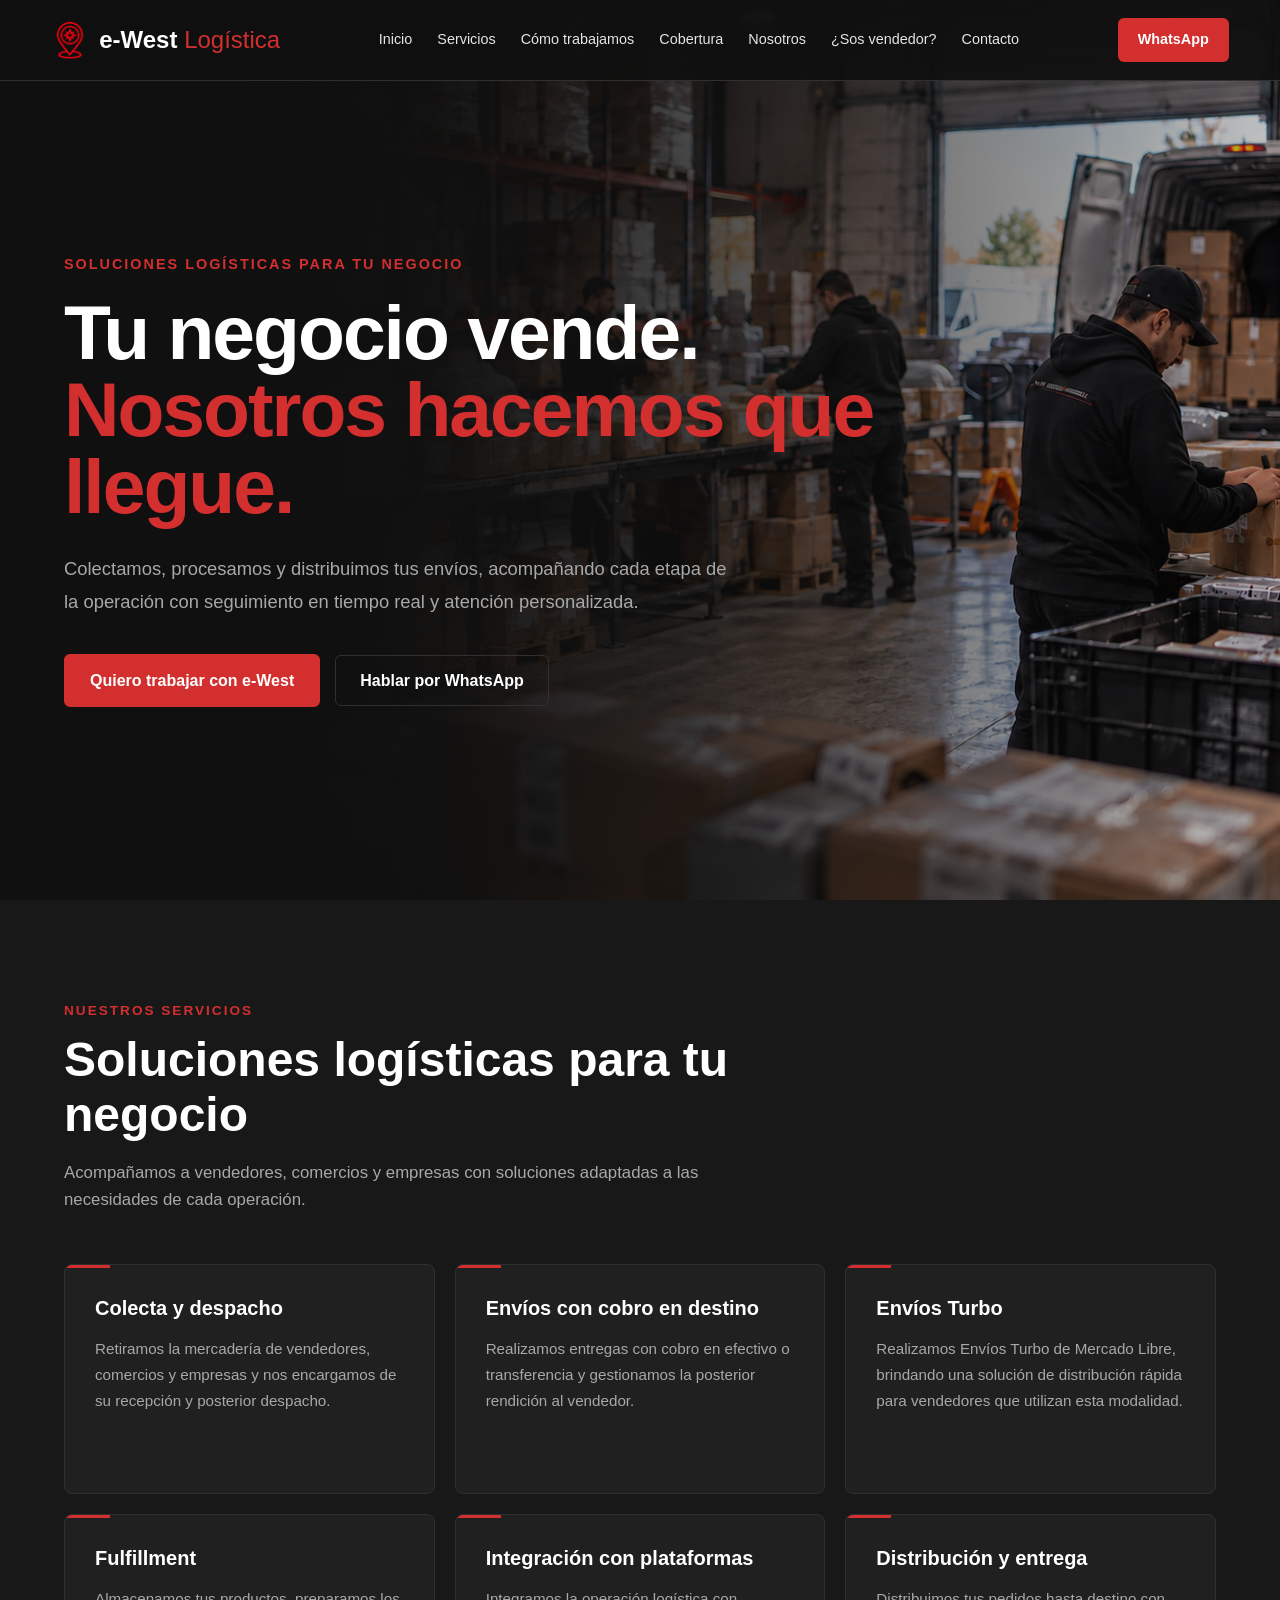
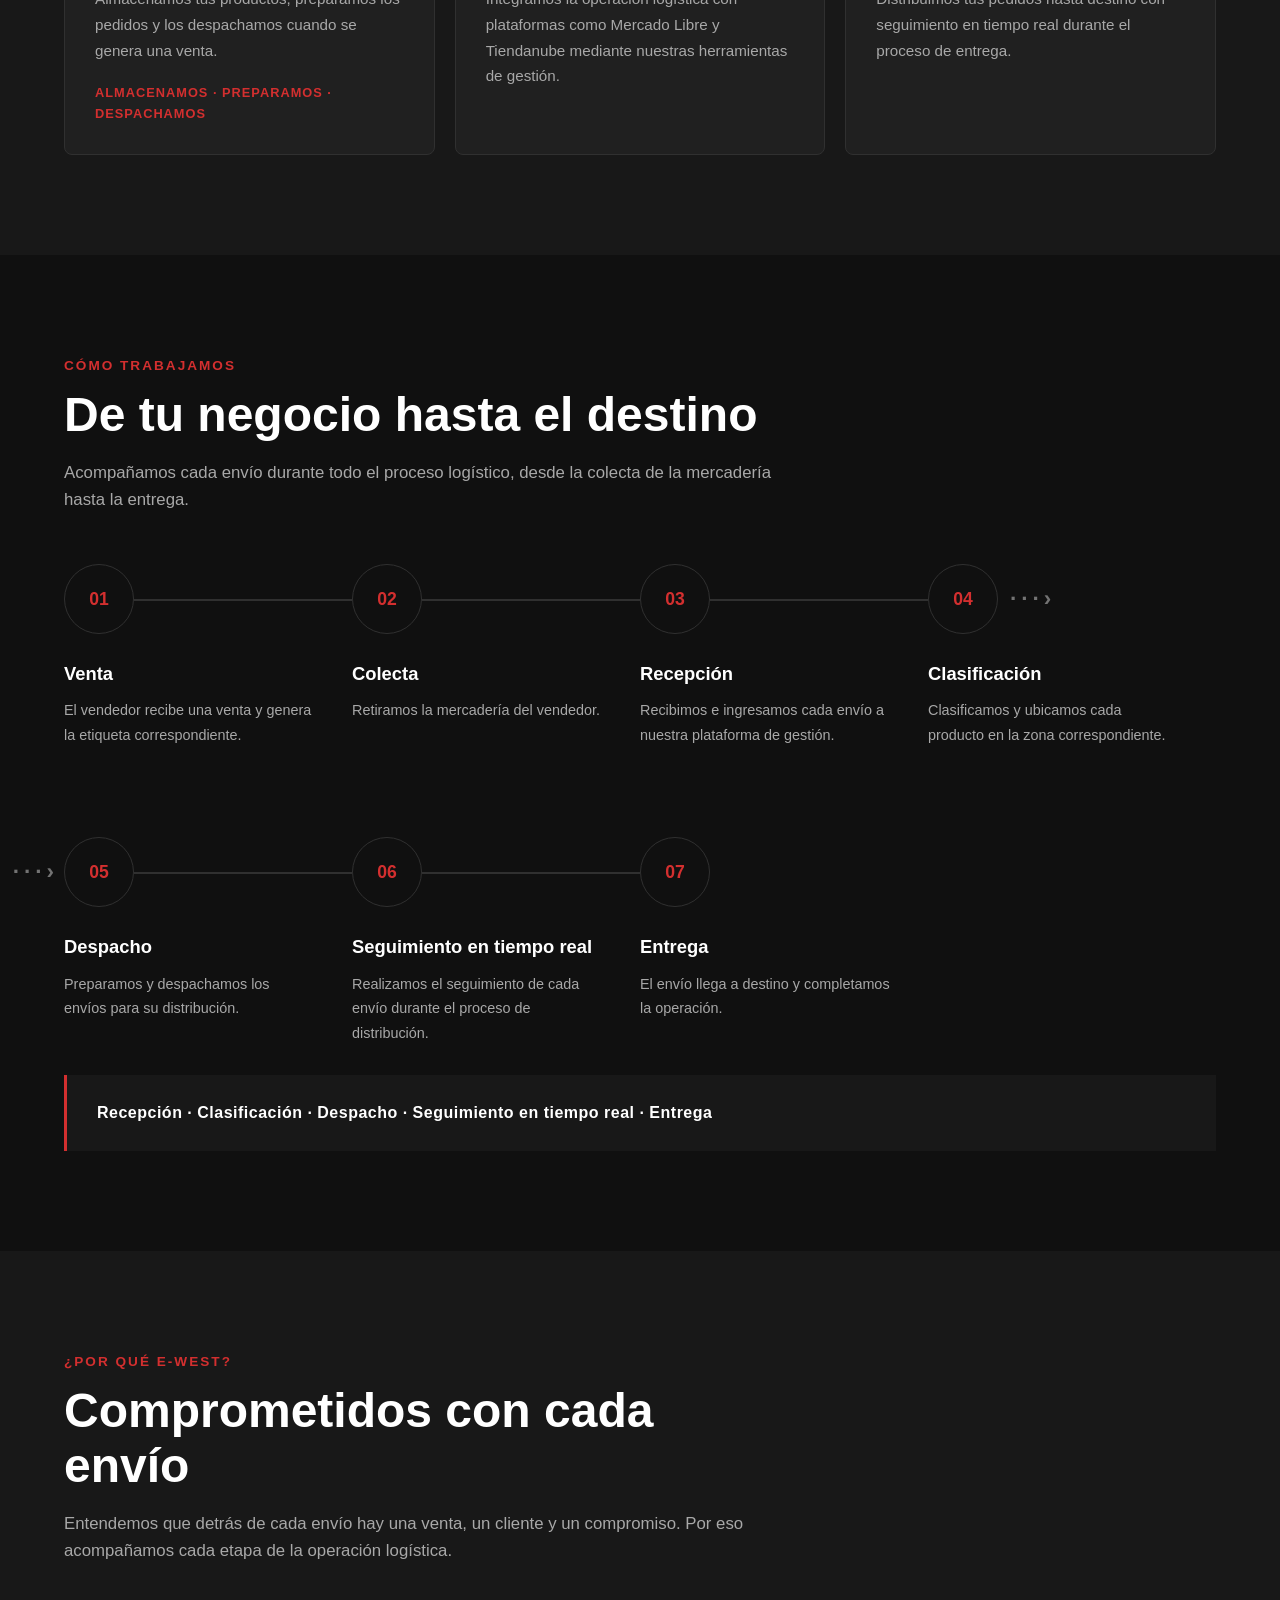
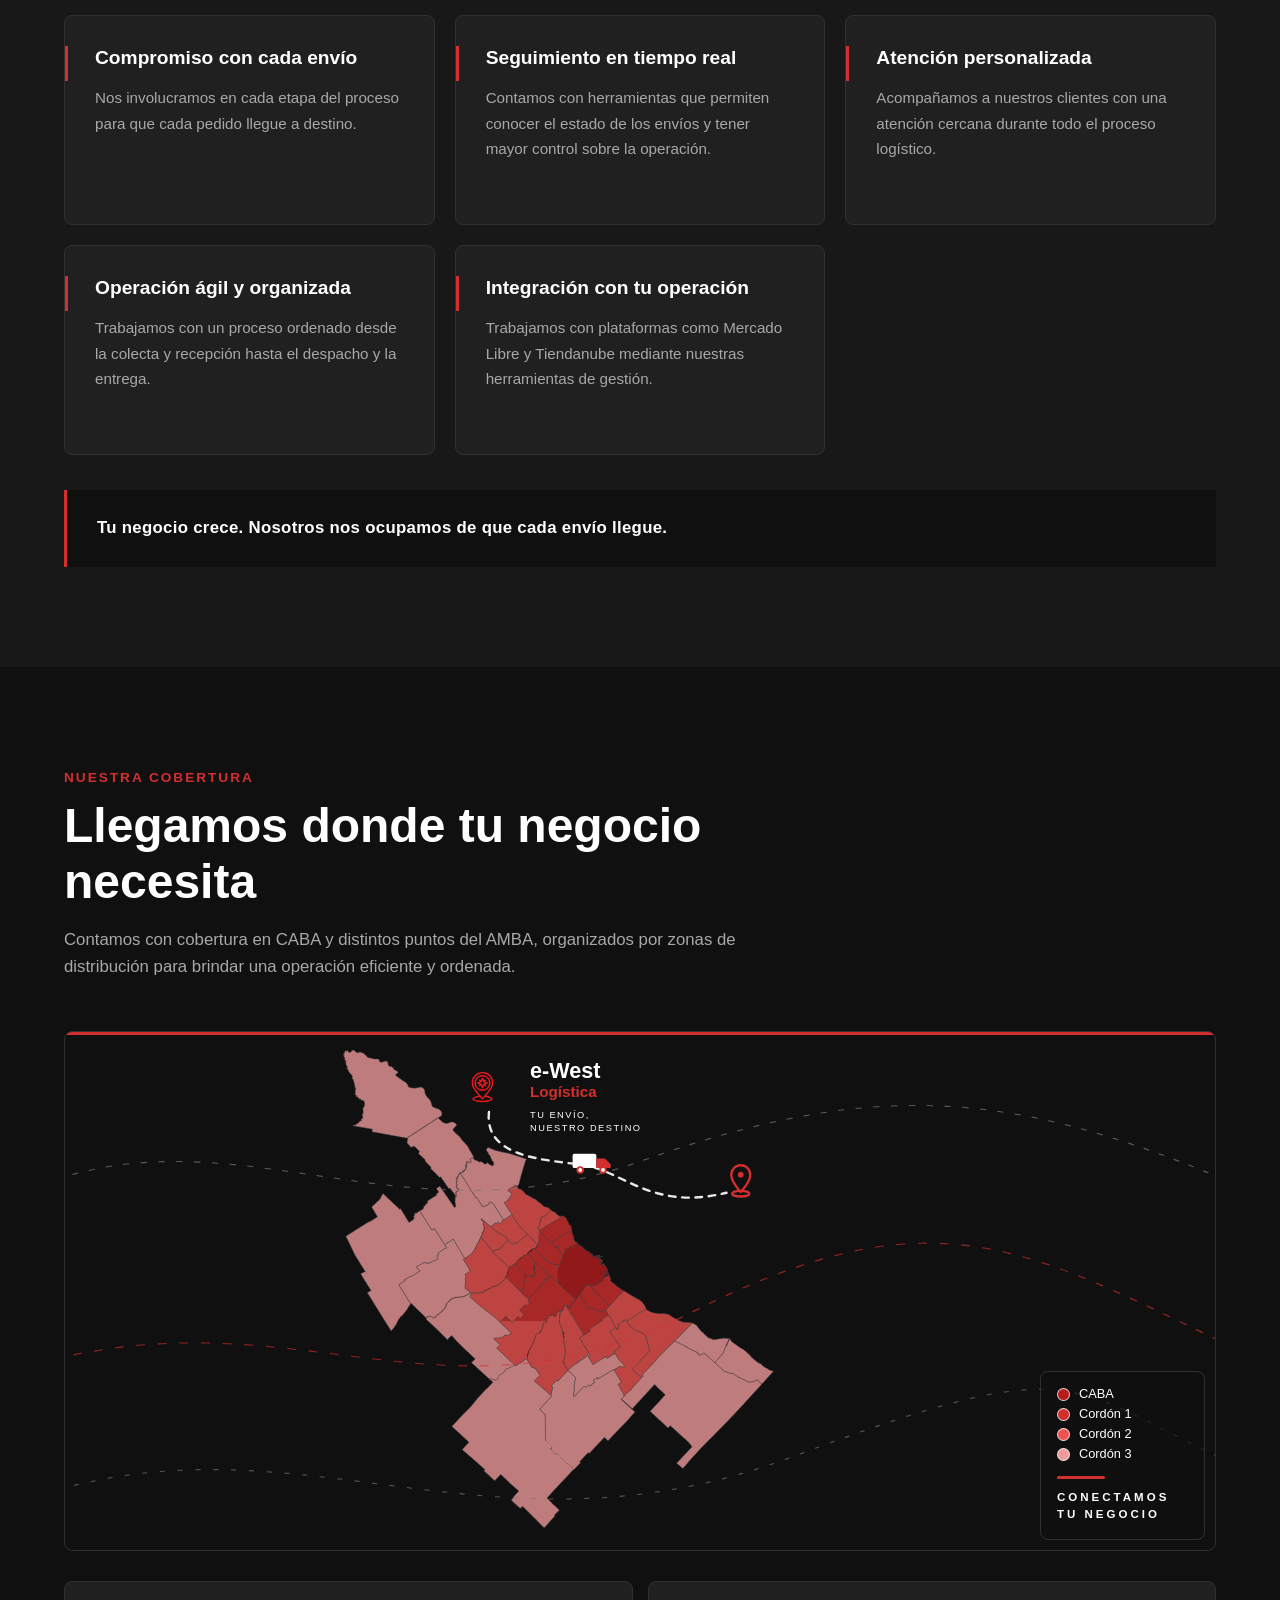
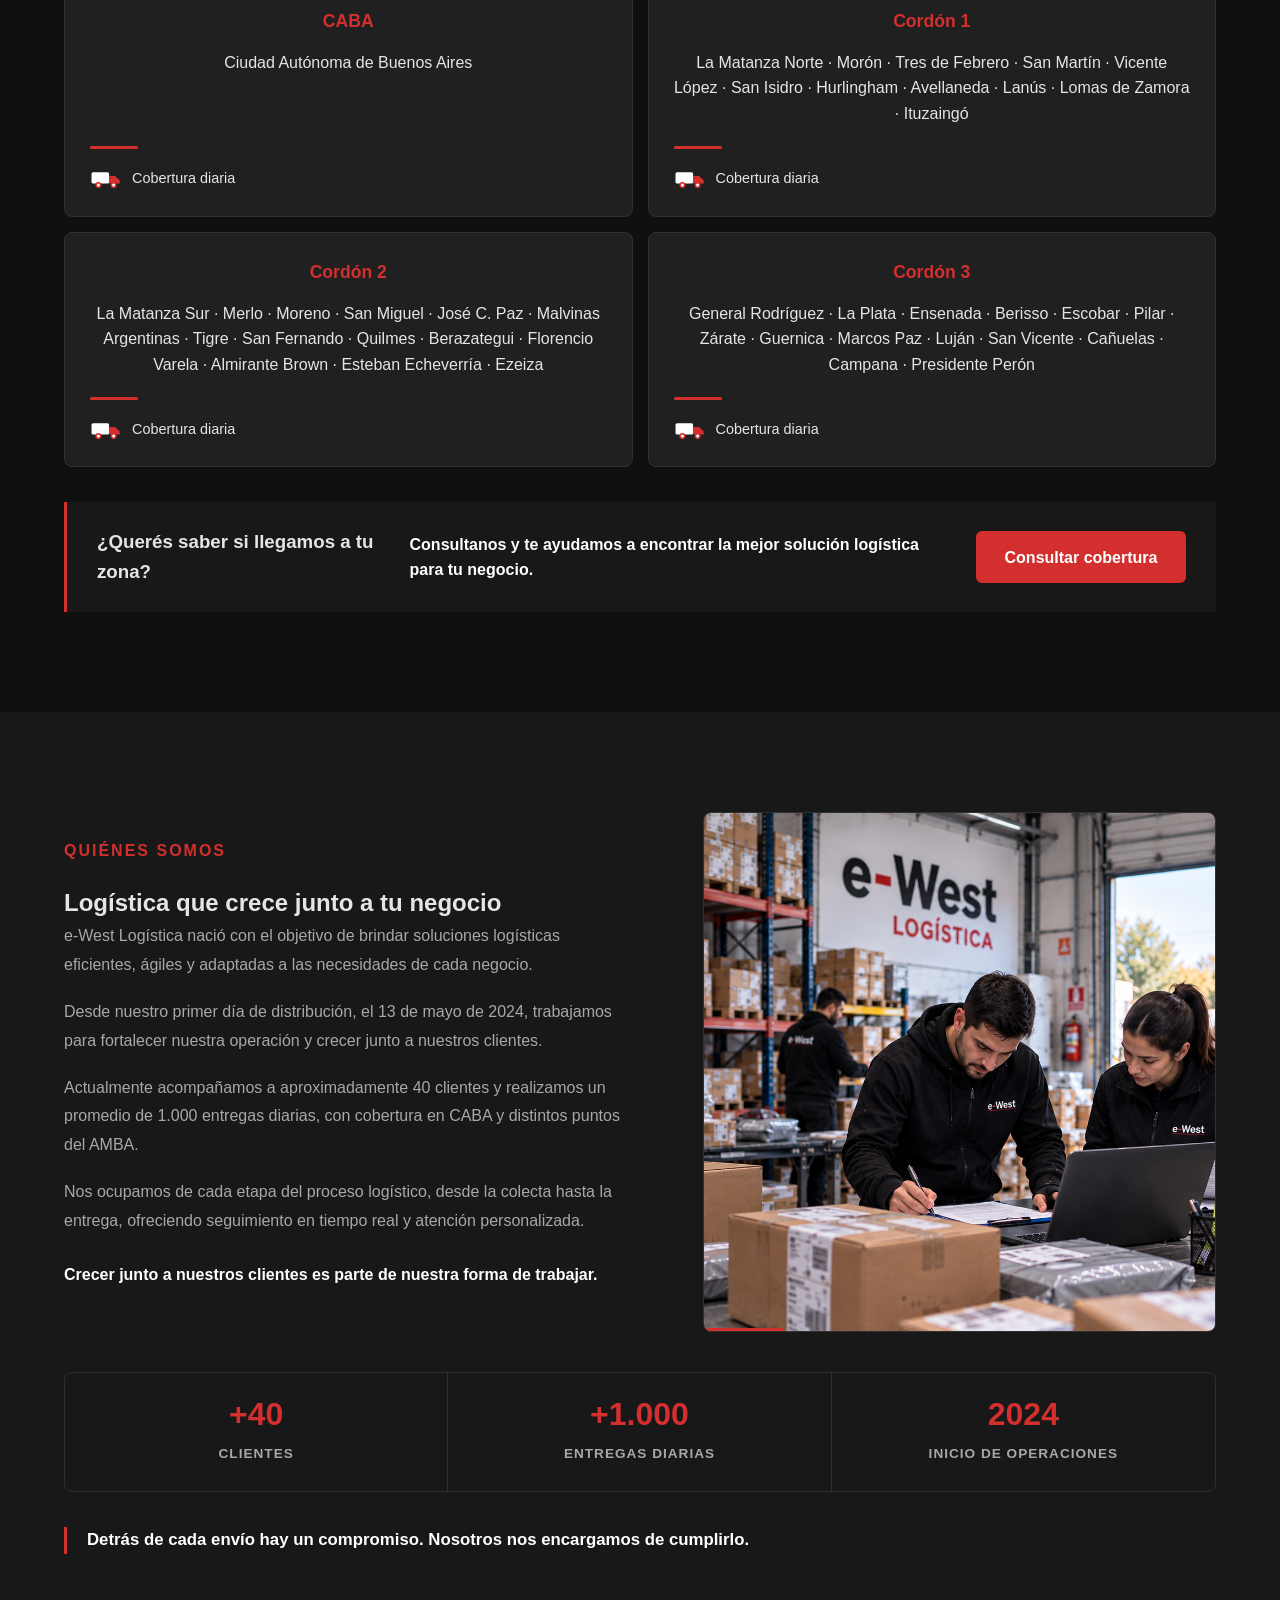
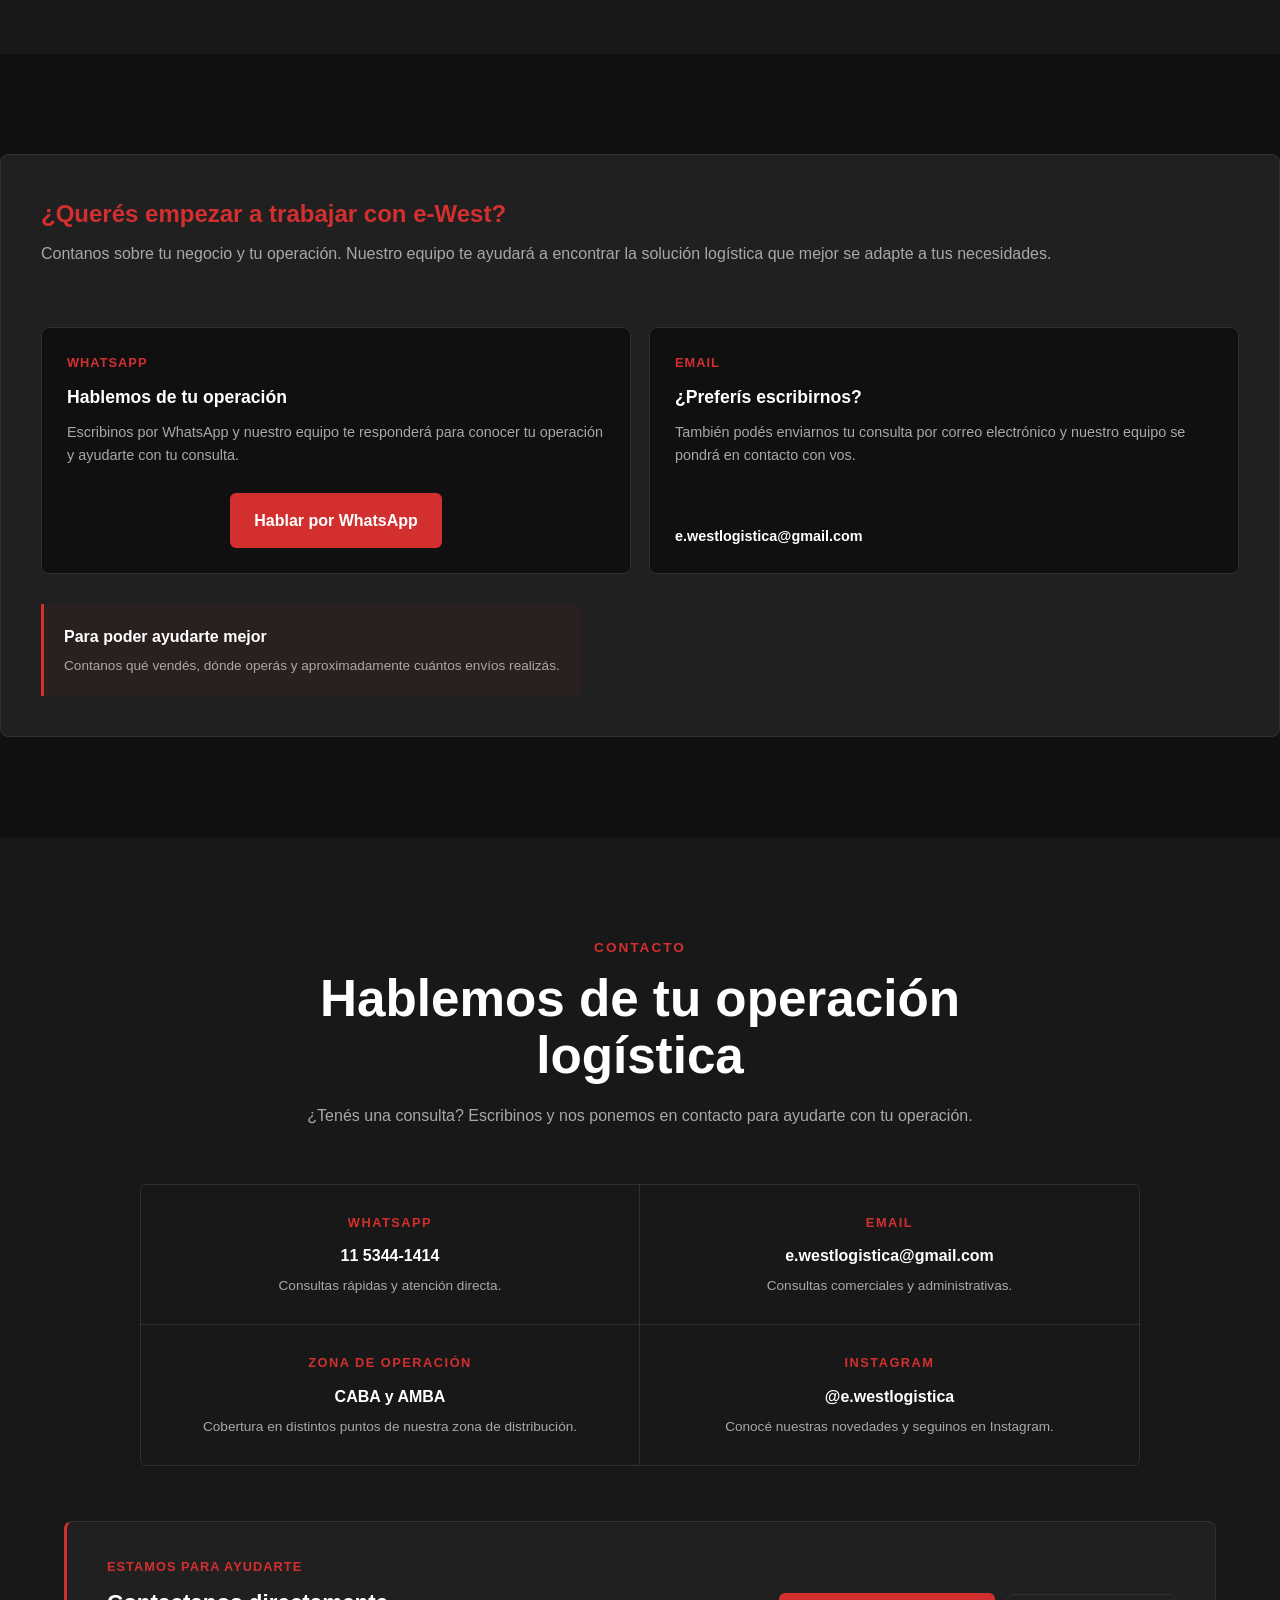
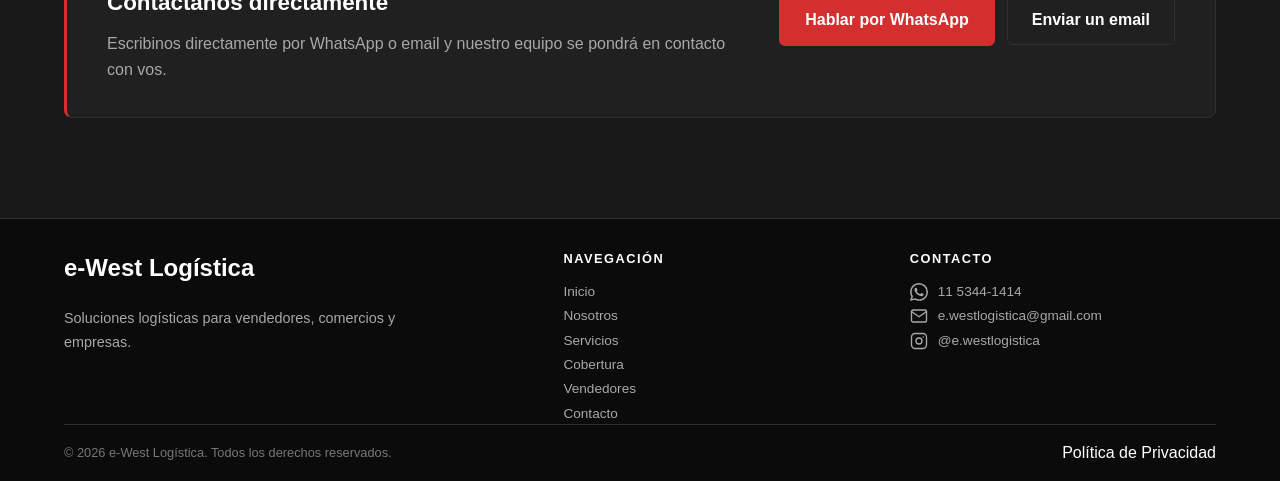
<file: index.html>
<!doctype html>
<html lang="es">
  <head>
    <meta charset="UTF-8" />

    <meta name="viewport" content="width=device-width, initial-scale=1.0" />

    <title>e-West Logística | Soluciones logísticas</title>

    <meta
      name="description"
      content="e-West Logística brinda soluciones de colecta, distribución, fulfillment, cobro en destino y seguimiento de envíos para vendedores, comercios y empresas en CABA y AMBA."
    />

    <meta name="robots" content="index, follow" />
    <link rel="icon" type="image/png" href="assets/icons/favicon.png" />
    <link rel="stylesheet" href="CSS/style.css" />
  </head>

  <body>
    <header class="header">
      <div class="header-container">
        <!-- Logo -->
        <a href="#" class="logo">
          <img
            src="assets/icons/pin-header.png"
            alt=""
            class="logo-pin"
            aria-hidden="true"
          />
          <span class="logo-name">e-West <span>Logística</span></span>
        </a>

        <!-- Navegación -->
        <nav id="main-navigation" class="nav" aria-label="Navegación principal">
          <a href="#inicio">Inicio</a>
          <a href="#servicios">Servicios</a>
          <a href="#como-trabajamos">Cómo trabajamos</a>
          <a href="#cobertura">Cobertura</a>
          <a href="#nosotros">Nosotros</a>
          <a href="#vendedores">¿Sos vendedor?</a>
          <a href="#contacto">Contacto</a>
        </nav>

        <!-- Botón WhatsApp -->
        <a
          href="https://wa.me/5491153441414"
          target="_blank"
          rel="noopener noreferrer"
          class="btn-whatsapp"
        >
          WhatsApp
        </a>

        <!-- Botón menú móvil -->
        <button
          class="menu-toggle"
          type="button"
          aria-label="Abrir menú de navegación"
          aria-expanded="false"
          aria-controls="main-navigation"
        >
          ☰
        </button>
      </div>
    </header>

    <!-- =========================
     HERO / INICIO
========================= -->

    <main>
      <section id="inicio" class="hero">
        <div class="hero-content">
          <p class="hero-tag">Soluciones logísticas para tu negocio</p>

          <h1>
            Tu negocio vende.
            <span>Nosotros hacemos que llegue.</span>
          </h1>

          <p class="hero-description">
            Colectamos, procesamos y distribuimos tus envíos, acompañando cada
            etapa de la operación con seguimiento en tiempo real y atención
            personalizada.
          </p>

          <div class="hero-buttons">
            <a href="#vendedores" class="btn-primary">
              Quiero trabajar con e-West
            </a>

            <a
              href="https://wa.me/5491153441414"
              target="_blank"
              rel="noopener noreferrer"
              class="btn-secondary"
            >
              Hablar por WhatsApp
            </a>
          </div>
        </div>
      </section>
      <!-- =========================
     SERVICIOS
========================= -->

      <section id="servicios" class="services">
        <div class="section-container">
          <div class="section-header">
            <p class="section-tag">Nuestros servicios</p>

            <h2>Soluciones logísticas para tu negocio</h2>

            <p>
              Acompañamos a vendedores, comercios y empresas con soluciones
              adaptadas a las necesidades de cada operación.
            </p>
          </div>

          <div class="services-grid">
            <!-- Colecta y despacho -->
            <article class="service-card">
              <h3>Colecta y despacho</h3>

              <p>
                Retiramos la mercadería de vendedores, comercios y empresas y
                nos encargamos de su recepción y posterior despacho.
              </p>
            </article>

            <!-- Cobro en destino -->
            <article class="service-card">
              <h3>Envíos con cobro en destino</h3>

              <p>
                Realizamos entregas con cobro en efectivo o transferencia y
                gestionamos la posterior rendición al vendedor.
              </p>
            </article>

            <!-- Envíos Turbo -->
            <article class="service-card">
              <h3>Envíos Turbo</h3>

              <p>
                Realizamos Envíos Turbo de Mercado Libre, brindando una solución
                de distribución rápida para vendedores que utilizan esta
                modalidad.
              </p>
            </article>

            <!-- Fulfillment -->
            <article class="service-card">
              <h3>Fulfillment</h3>

              <p>
                Almacenamos tus productos, preparamos los pedidos y los
                despachamos cuando se genera una venta.
              </p>

              <span class="service-highlight">
                Almacenamos · Preparamos · Despachamos
              </span>
            </article>

            <!-- Integraciones -->
            <article class="service-card">
              <h3>Integración con plataformas</h3>

              <p>
                Integramos la operación logística con plataformas como Mercado
                Libre y Tiendanube mediante nuestras herramientas de gestión.
              </p>
            </article>

            <!-- Distribución -->
            <article class="service-card">
              <h3>Distribución y entrega</h3>

              <p>
                Distribuimos tus pedidos hasta destino con seguimiento en tiempo
                real durante el proceso de entrega.
              </p>
            </article>
          </div>
        </div>
      </section>
      <!-- =========================
     CÓMO TRABAJAMOS
========================= -->

      <section id="como-trabajamos" class="process">
        <div class="section-container">
          <div class="section-header">
            <p class="section-tag">Cómo trabajamos</p>

            <h2>De tu negocio hasta el destino</h2>

            <p>
              Acompañamos cada envío durante todo el proceso logístico, desde la
              colecta de la mercadería hasta la entrega.
            </p>
          </div>

          <div class="process-grid">
            <!-- Paso 01 -->
            <article class="process-step">
              <span class="step-number">01</span>
              <h3>Venta</h3>
              <p>
                El vendedor recibe una venta y genera la etiqueta
                correspondiente.
              </p>
            </article>

            <!-- Paso 02 -->
            <article class="process-step">
              <span class="step-number">02</span>
              <h3>Colecta</h3>
              <p>Retiramos la mercadería del vendedor.</p>
            </article>

            <!-- Paso 03 -->
            <article class="process-step">
              <span class="step-number">03</span>
              <h3>Recepción</h3>
              <p>
                Recibimos e ingresamos cada envío a nuestra plataforma de
                gestión.
              </p>
            </article>

            <!-- Paso 04 -->
            <article class="process-step">
              <span class="step-number">04</span>
              <span class="route-dots route-dots-out" aria-hidden="true">
                <span>·</span>
                <span>·</span>
                <span>·</span>
                <span>›</span>
              </span>
              <h3>Clasificación</h3>
              <p>
                Clasificamos y ubicamos cada producto en la zona
                correspondiente.
              </p>
            </article>

            <!-- Paso 05 -->
            <article class="process-step">
              <span class="step-number">05</span>
              <span class="route-dots route-dots-in" aria-hidden="true">
                <span>·</span>
                <span>·</span>
                <span>·</span>
                <span>›</span>
              </span>
              <h3>Despacho</h3>
              <p>Preparamos y despachamos los envíos para su distribución.</p>
            </article>

            <!-- Paso 06 -->
            <article class="process-step">
              <span class="step-number">06</span>
              <h3>Seguimiento en tiempo real</h3>
              <p>
                Realizamos el seguimiento de cada envío durante el proceso de
                distribución.
              </p>
            </article>

            <!-- Paso 07 -->
            <article class="process-step">
              <span class="step-number">07</span>
              <h3>Entrega</h3>
              <p>El envío llega a destino y completamos la operación.</p>
            </article>
          </div>

          <div class="process-summary">
            <p>
              Recepción · Clasificación · Despacho · Seguimiento en tiempo real
              · Entrega
            </p>
          </div>
        </div>
      </section>
      <!-- =========================
     POR QUÉ E-WEST
========================= -->

      <section class="why-us">
        <div class="section-container">
          <div class="section-header">
            <p class="section-tag">¿Por qué e-West?</p>

            <h2>Comprometidos con cada envío</h2>

            <p>
              Entendemos que detrás de cada envío hay una venta, un cliente y un
              compromiso. Por eso acompañamos cada etapa de la operación
              logística.
            </p>
          </div>

          <div class="why-grid">
            <!-- Compromiso -->
            <article class="why-card">
              <h3>Compromiso con cada envío</h3>
              <p>
                Nos involucramos en cada etapa del proceso para que cada pedido
                llegue a destino.
              </p>
            </article>

            <!-- Seguimiento -->
            <article class="why-card">
              <h3>Seguimiento en tiempo real</h3>
              <p>
                Contamos con herramientas que permiten conocer el estado de los
                envíos y tener mayor control sobre la operación.
              </p>
            </article>

            <!-- Atención -->
            <article class="why-card">
              <h3>Atención personalizada</h3>
              <p>
                Acompañamos a nuestros clientes con una atención cercana durante
                todo el proceso logístico.
              </p>
            </article>

            <!-- Operación -->
            <article class="why-card">
              <h3>Operación ágil y organizada</h3>
              <p>
                Trabajamos con un proceso ordenado desde la colecta y recepción
                hasta el despacho y la entrega.
              </p>
            </article>

            <!-- Integración -->
            <article class="why-card">
              <h3>Integración con tu operación</h3>
              <p>
                Trabajamos con plataformas como Mercado Libre y Tiendanube
                mediante nuestras herramientas de gestión.
              </p>
            </article>
          </div>

          <div class="why-message">
            <p>
              Tu negocio crece. Nosotros nos ocupamos de que cada envío llegue.
            </p>
          </div>
        </div>
      </section>
      <!-- =========================
     COBERTURA
========================= -->

      <section id="cobertura" class="coverage">
        <div class="section-container">
          <div class="section-header">
            <p class="section-tag">Nuestra cobertura</p>

            <h2>Llegamos donde tu negocio necesita</h2>

            <p>
              Contamos con cobertura en CABA y distintos puntos del AMBA,
              organizados por zonas de distribución para brindar una operación
              eficiente y ordenada.
            </p>
          </div>

          <div class="coverage-content">
            <!-- Mapa de cobertura -->
            <div class="coverage-map">
              <img
                class="map-decorative-routes"
                src="assets/map/recorridos.svg"
                alt=""
                aria-hidden="true"
              />
              <object
                id="coverage-map-svg"
                data="assets/map/cobertura-ewest.svg"
                type="image/svg+xml"
                aria-label="Mapa de cobertura de e-West Logística"
              ></object>
              <div class="map-legend">
                <div class="map-legend-zones">
                  <span><i class="legend-color caba"></i>CABA</span>
                  <span><i class="legend-color cordon-1"></i>Cordón 1</span>
                  <span><i class="legend-color cordon-2"></i>Cordón 2</span>
                  <span><i class="legend-color cordon-3"></i>Cordón 3</span>
                </div>

                <div class="map-legend-brand">
                  <span class="legend-line"></span>
                  <p>CONECTAMOS<br />TU NEGOCIO</p>
                </div>
              </div>
              <div class="map-route" aria-hidden="true">
                <div class="map-route-brand">
                  <img
                    src="assets/img/pin-ewest-gris.png"
                    alt=""
                    class="map-route-start-pin"
                  />

                  <div class="map-route-text">
                    <strong>e-West</strong>
                    <span>Logística</span>
                    <small>TU ENVÍO,<br />NUESTRO DESTINO</small>
                  </div>
                </div>

                <svg
                  class="map-route-line"
                  viewBox="0 0 300 120"
                  aria-hidden="true"
                >
                  <path d="M20 10 C15 55, 70 60, 115 65 S190 115, 270 95" />

                  <!-- camioncito -->
                  <g class="map-route-truck" transform="translate(108 54)">
                    <rect x="0" y="0" width="25" height="15" rx="2"></rect>
                    <path d="M25 5 H34 L40 11 V15 H25 Z"></path>

                    <circle cx="8" cy="17" r="3"></circle>
                    <circle cx="32" cy="17" r="3"></circle>
                  </g>

                  <!-- pin de destino -->
                  <g
                    class="map-route-destination"
                    transform="translate(275 66)"
                  >
                    <path
                      d="M10 0
           C4.5 0 0 4.5 0 10
           C0 18 10 28 10 28
           C10 28 20 18 20 10
           C20 4.5 15.5 0 10 0 Z"
                    />
                    <circle cx="10" cy="10" r="3"></circle>
                    <ellipse cx="10" cy="30" rx="9" ry="3"></ellipse>
                  </g>
                </svg>
              </div>
            </div>

            <!-- Zonas -->
            <div class="coverage-zones">
              <!-- CABA -->
              <article class="coverage-card" data-zone="caba">
                <h3>CABA</h3>
                <p>Ciudad Autónoma de Buenos Aires</p>
                <div class="coverage-card-footer">
                  <span class="coverage-card-line"></span>

                  <div class="coverage-card-status">
                    <span class="coverage-truck" aria-hidden="true">
                      <svg viewBox="0 0 42 26">
                        <rect
                          class="truck-box"
                          x="2"
                          y="4"
                          width="23"
                          height="15"
                          rx="2"
                        />

                        <path class="truck-cab" d="M25 9h8l6 6v4H25z" />

                        <circle class="truck-wheel" cx="11" cy="21" r="3" />
                        <circle class="truck-wheel" cx="31" cy="21" r="3" />
                      </svg>
                    </span>
                    <span>Cobertura diaria</span>
                  </div>
                </div>
              </article>

              <!-- Cordón 1 -->
              <article class="coverage-card" data-zone="cordon-1">
                <h3>Cordón 1</h3>
                <p>
                  La Matanza Norte · Morón · Tres de Febrero · San Martín ·
                  Vicente López · San Isidro · Hurlingham · Avellaneda · Lanús ·
                  Lomas de Zamora · Ituzaingó
                </p>
                <div class="coverage-card-footer">
                  <span class="coverage-card-line"></span>

                  <div class="coverage-card-status">
                    <span class="coverage-truck" aria-hidden="true">
                      <svg viewBox="0 0 42 26">
                        <rect
                          class="truck-box"
                          x="2"
                          y="4"
                          width="23"
                          height="15"
                          rx="2"
                        />

                        <path class="truck-cab" d="M25 9h8l6 6v4H25z" />

                        <circle class="truck-wheel" cx="11" cy="21" r="3" />

                        <circle class="truck-wheel" cx="31" cy="21" r="3" />
                      </svg>
                    </span>

                    <span>Cobertura diaria</span>
                  </div>
                </div>
              </article>

              <!-- Cordón 2 -->
              <article class="coverage-card" data-zone="cordon-2">
                <h3>Cordón 2</h3>
                <p>
                  La Matanza Sur · Merlo · Moreno · San Miguel · José C. Paz ·
                  Malvinas Argentinas · Tigre · San Fernando · Quilmes ·
                  Berazategui · Florencio Varela · Almirante Brown · Esteban
                  Echeverría · Ezeiza
                </p>
                <div class="coverage-card-footer">
                  <span class="coverage-card-line"></span>

                  <div class="coverage-card-status">
                    <span class="coverage-truck" aria-hidden="true">
                      <svg viewBox="0 0 42 26">
                        <rect
                          class="truck-box"
                          x="2"
                          y="4"
                          width="23"
                          height="15"
                          rx="2"
                        />

                        <path class="truck-cab" d="M25 9h8l6 6v4H25z" />

                        <circle class="truck-wheel" cx="11" cy="21" r="3" />

                        <circle class="truck-wheel" cx="31" cy="21" r="3" />
                      </svg>
                    </span>

                    <span>Cobertura diaria</span>
                  </div>
                </div>
              </article>

              <!-- Cordón 3 -->
              <article class="coverage-card" data-zone="cordon-3">
                <h3>Cordón 3</h3>
                <p>
                  General Rodríguez · La Plata · Ensenada · Berisso · Escobar ·
                  Pilar · Zárate · Guernica · Marcos Paz · Luján · San Vicente ·
                  Cañuelas · Campana · Presidente Perón
                </p>
                <div class="coverage-card-footer">
                  <span class="coverage-card-line"></span>

                  <div class="coverage-card-status">
                    <span class="coverage-truck" aria-hidden="true">
                      <svg viewBox="0 0 42 26">
                        <rect
                          class="truck-box"
                          x="2"
                          y="4"
                          width="23"
                          height="15"
                          rx="2"
                        />

                        <path class="truck-cab" d="M25 9h8l6 6v4H25z" />

                        <circle class="truck-wheel" cx="11" cy="21" r="3" />

                        <circle class="truck-wheel" cx="31" cy="21" r="3" />
                      </svg>
                    </span>

                    <span>Cobertura diaria</span>
                  </div>
                </div>
              </article>
            </div>
          </div>

          <!-- Consulta de cobertura -->
          <div class="coverage-cta">
            <h3>¿Querés saber si llegamos a tu zona?</h3>

            <p>
              Consultanos y te ayudamos a encontrar la mejor solución logística
              para tu negocio.
            </p>

            <a href="#contacto" class="btn-primary"> Consultar cobertura </a>
          </div>
        </div>
      </section>
      <!-- =========================
     QUIÉNES SOMOS
      ========================= -->

      <section id="nosotros" class="about">
        <div class="section-container">
          <div class="about-content">
            <div class="about-text">
              <p class="section-tag">Quiénes somos</p>

              <h2>Logística que crece junto a tu negocio</h2>

              <p>
                e-West Logística nació con el objetivo de brindar soluciones
                logísticas eficientes, ágiles y adaptadas a las necesidades de
                cada negocio.
              </p>

              <p>
                Desde nuestro primer día de distribución, el 13 de mayo de 2024,
                trabajamos para fortalecer nuestra operación y crecer junto a
                nuestros clientes.
              </p>

              <p>
                Actualmente acompañamos a aproximadamente 40 clientes y
                realizamos un promedio de 1.000 entregas diarias, con cobertura
                en CABA y distintos puntos del AMBA.
              </p>

              <p>
                Nos ocupamos de cada etapa del proceso logístico, desde la
                colecta hasta la entrega, ofreciendo seguimiento en tiempo real
                y atención personalizada.
              </p>
              <p class="about-highlight">
                Crecer junto a nuestros clientes es parte de nuestra forma de
                trabajar.
              </p>
            </div>

            <!-- Imagen del equipo -->
            <div class="about-image">
              <img
                src="assets/img/about-equipo-ewest.png"
                alt="Equipo de e-West Logística trabajando en la operación"
              />
            </div>
          </div>

          <!-- Datos destacados -->
          <div class="about-stats">
            <article class="stat">
              <strong>+<span class="counter" data-target="40">0</span></strong>
              <span>Clientes</span>
            </article>

            <article class="stat">
              <strong>
                +<span class="counter" data-target="1000">0</span></strong
              >
              <span>Entregas diarias</span>
            </article>

            <article class="stat">
              <strong>2024</strong>
              <span>Inicio de operaciones</span>
            </article>
          </div>

          <!-- Mensaje de marca -->
          <div class="about-message">
            <p>
              Detrás de cada envío hay un compromiso.
              <strong>Nosotros nos encargamos de cumplirlo.</strong>
            </p>
          </div>
        </div>
      </section>
      <!-- =========================
     VENDEDORES
========================= -->

      <section id="vendedores" class="sellers">
        <!-- Contacto comercial -->
        <div class="sellers-contact-container sellers-contact">
          <div class="seller-contact-header">
            <h3>¿Querés empezar a trabajar con e-West?</h3>

            <p>
              Contanos sobre tu negocio y tu operación. Nuestro equipo te
              ayudará a encontrar la solución logística que mejor se adapte a
              tus necesidades.
            </p>
          </div>

          <div class="seller-contact-options">
            <!-- WhatsApp -->
            <div class="seller-contact-card">
              <div class="seller-contact-text">
                <span class="seller-contact-label">WhatsApp</span>

                <h4>Hablemos de tu operación</h4>

                <p>
                  Escribinos por WhatsApp y nuestro equipo te responderá para
                  conocer tu operación y ayudarte con tu consulta.
                </p>
              </div>

              <a
                href="https://wa.me/5491153441414"
                target="_blank"
                rel="noopener noreferrer"
                class="btn-primary seller-contact-button"
              >
                Hablar por WhatsApp
              </a>
            </div>

            <!-- Email -->
            <div class="seller-contact-card">
              <div class="seller-contact-text">
                <span class="seller-contact-label">Email</span>

                <h4>¿Preferís escribirnos?</h4>

                <p>
                  También podés enviarnos tu consulta por correo electrónico y
                  nuestro equipo se pondrá en contacto con vos.
                </p>
              </div>

              <a
                href="mailto:e.westlogistica@gmail.com"
                class="seller-email-link"
              >
                e.westlogistica@gmail.com
              </a>
            </div>
          </div>

          <div class="seller-contact-note">
            <strong>Para poder ayudarte mejor</strong>
            <p>
              Contanos qué vendés, dónde operás y aproximadamente cuántos envíos
              realizás.
            </p>
          </div>
        </div>
      </section>
      <!-- =========================
      CONTACTO
       ========================= -->

      <section id="contacto" class="contact">
        <div class="section-container">
          <!-- Encabezado -->
          <div class="contact-header">
            <p class="section-tag">Contacto</p>

            <h2>Hablemos de tu operación logística</h2>

            <p>
              ¿Tenés una consulta? Escribinos y nos ponemos en contacto para
              ayudarte con tu operación.
            </p>
          </div>

          <!-- Canales de contacto -->
          <div class="contact-channels">
            <!-- WhatsApp -->
            <a
              href="https://wa.me/5491153441414"
              target="_blank"
              rel="noopener noreferrer"
              class="contact-channel"
            >
              <span>WhatsApp</span>
              <strong>11 5344-1414</strong>
              <p>Consultas rápidas y atención directa.</p>
            </a>

            <!-- Email -->
            <a href="mailto:e.westlogistica@gmail.com" class="contact-channel">
              <span>Email</span>
              <strong>e.westlogistica@gmail.com</strong>
              <p>Consultas comerciales y administrativas.</p>
            </a>

            <!-- Zona -->
            <div class="contact-channel">
              <span>Zona de operación</span>
              <strong>CABA y AMBA</strong>
              <p>
                Cobertura en distintos puntos de nuestra zona de distribución.
              </p>
            </div>
            <!-- Instagram -->
            <a
              href="https://www.instagram.com/e.westlogistica/"
              target="_blank"
              rel="noopener noreferrer"
              class="contact-channel"
              aria-label="Visitar el Instagram oficial de e-West Logística"
            >
              <span>Instagram</span>
              <strong>@e.westlogistica</strong>
              <p>Conocé nuestras novedades y seguinos en Instagram.</p>
            </a>
          </div>
          <!-- Llamado a la acción -->
          <div class="contact-cta">
            <div class="contact-cta-text">
              <span class="contact-cta-label">Estamos para ayudarte</span>

              <h3>Contactanos directamente</h3>

              <p>
                Escribinos directamente por WhatsApp o email y nuestro equipo se
                pondrá en contacto con vos.
              </p>
            </div>

            <div class="contact-cta-actions">
              <a
                href="https://wa.me/5491153441414"
                target="_blank"
                rel="noopener noreferrer"
                class="btn-primary"
              >
                Hablar por WhatsApp
              </a>

              <a href="mailto:e.westlogistica@gmail.com" class="btn-secondary">
                Enviar un email
              </a>
            </div>
          </div>
        </div>
      </section>
    </main>
    <!-- =========================
     FOOTER
========================= -->

    <footer class="footer">
      <div class="section-container">
        <div class="footer-content">
          <!-- Marca -->
          <div class="footer-brand">
            <a href="#inicio" class="logo"> e-West <span>Logística</span> </a>

            <p>Soluciones logísticas para vendedores, comercios y empresas.</p>
          </div>

          <!-- Navegación -->
          <nav class="footer-column" aria-label="Navegación del pie de página">
            <h3>Navegación</h3>
            <a href="#inicio">Inicio</a>
            <a href="#nosotros">Nosotros</a>
            <a href="#servicios">Servicios</a>
            <a href="#cobertura">Cobertura</a>
            <a href="#vendedores">Vendedores</a>
            <a href="#contacto">Contacto</a>
          </nav>

          <!-- Contacto -->
          <div class="footer-column footer-contact">
            <h3>Contacto</h3>

            <!-- WhatsApp -->
            <a
              class="footer-contact-link"
              href="https://wa.me/5491153441414"
              target="_blank"
              rel="noopener noreferrer"
              aria-label="Contactar a e-West Logística por WhatsApp"
            >
              <svg
                class="footer-contact-icon"
                viewBox="0 0 24 24"
                fill="currentColor"
                aria-hidden="true"
              >
                <path
                  d="M20.52 3.48A11.87 11.87 0 0 0 12.05 0C5.49 0 .15 5.34.14 11.91c0 2.1.55 4.15 1.6 5.96L0 24l6.3-1.65a11.9 11.9 0 0 0 5.74 1.46h.01c6.56 0 11.9-5.34 11.91-11.91a11.84 11.84 0 0 0-3.44-8.42ZM12.05 21.8a9.88 9.88 0 0 1-5.04-1.38l-.36-.21-3.74.98 1-3.65-.23-.37a9.86 9.86 0 0 1-1.52-5.26c0-5.47 4.45-9.92 9.92-9.92a9.85 9.85 0 0 1 7.02 2.91 9.86 9.86 0 0 1 2.9 7.02c0 5.47-4.45 9.92-9.95 9.92Zm5.44-7.43c-.3-.15-1.77-.87-2.04-.97-.27-.1-.47-.15-.67.15-.2.3-.77.97-.94 1.17-.17.2-.35.22-.65.07-.3-.15-1.26-.46-2.4-1.47-.89-.79-1.49-1.77-1.66-2.07-.17-.3-.02-.46.13-.61.14-.13.3-.35.45-.52.15-.17.2-.3.3-.5.1-.2.05-.37-.02-.52-.08-.15-.67-1.62-.92-2.22-.24-.58-.49-.5-.67-.51h-.57c-.2 0-.52.07-.79.37-.27.3-1.04 1.02-1.04 2.49s1.07 2.89 1.22 3.09c.15.2 2.1 3.2 5.08 4.49.71.31 1.27.49 1.7.63.71.23 1.36.2 1.87.12.57-.08 1.77-.72 2.02-1.42.25-.7.25-1.3.17-1.42-.07-.13-.27-.2-.57-.35Z"
                />
              </svg>

              <span>11 5344-1414</span>
            </a>

            <!-- Correo electrónico -->
            <a
              class="footer-contact-link"
              href="mailto:e.westlogistica@gmail.com"
              aria-label="Enviar un correo electrónico a e-West Logística"
            >
              <svg
                class="footer-contact-icon"
                viewBox="0 0 24 24"
                fill="none"
                stroke="currentColor"
                stroke-width="1.8"
                stroke-linecap="round"
                stroke-linejoin="round"
                aria-hidden="true"
              >
                <rect x="2" y="4" width="20" height="16" rx="2" />
                <path d="m2 6 10 7 10-7" />
              </svg>

              <span>e.westlogistica@gmail.com</span>
            </a>

            <!-- Instagram -->
            <a
              class="footer-contact-link"
              href="https://www.instagram.com/e.westlogistica/"
              target="_blank"
              rel="noopener noreferrer"
              aria-label="Visitar el Instagram oficial de e-West Logística"
            >
              <svg
                class="footer-contact-icon"
                viewBox="0 0 24 24"
                fill="none"
                stroke="currentColor"
                stroke-width="1.8"
                stroke-linecap="round"
                stroke-linejoin="round"
                aria-hidden="true"
              >
                <rect x="2" y="2" width="20" height="20" rx="5" />
                <circle cx="12" cy="12" r="4" />
                <circle
                  cx="17.5"
                  cy="6.5"
                  r="1"
                  fill="currentColor"
                  stroke="none"
                />
              </svg>

              <span>@e.westlogistica</span>
            </a>
          </div>
        </div>
        <!-- Cierra .footer-content -->
        <div class="footer-bottom">
          <p>© 2026 e-West Logística. Todos los derechos reservados.</p>

          <a href="privacidad.html">Política de Privacidad</a>
        </div>
      </div>
    </footer>

    <script src="JS/script.js"></script>
  </body>
</html>
</file>
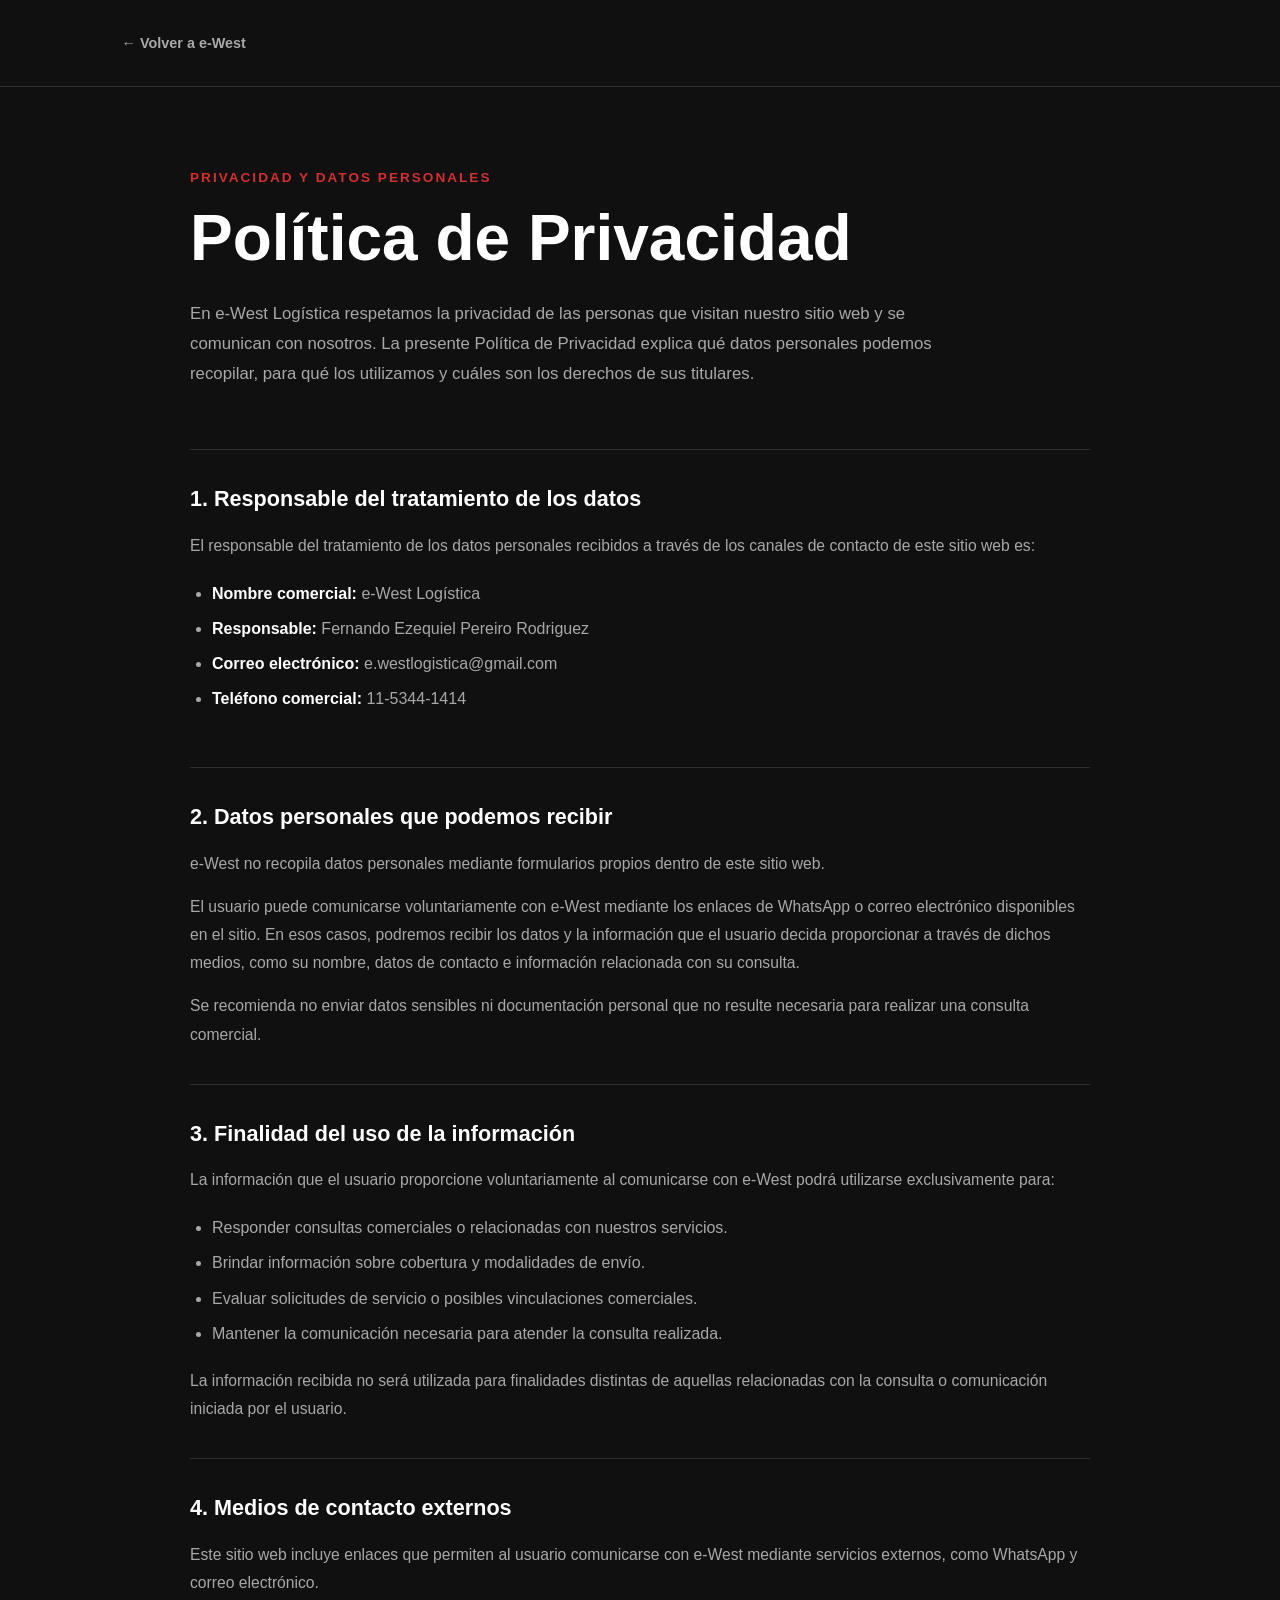
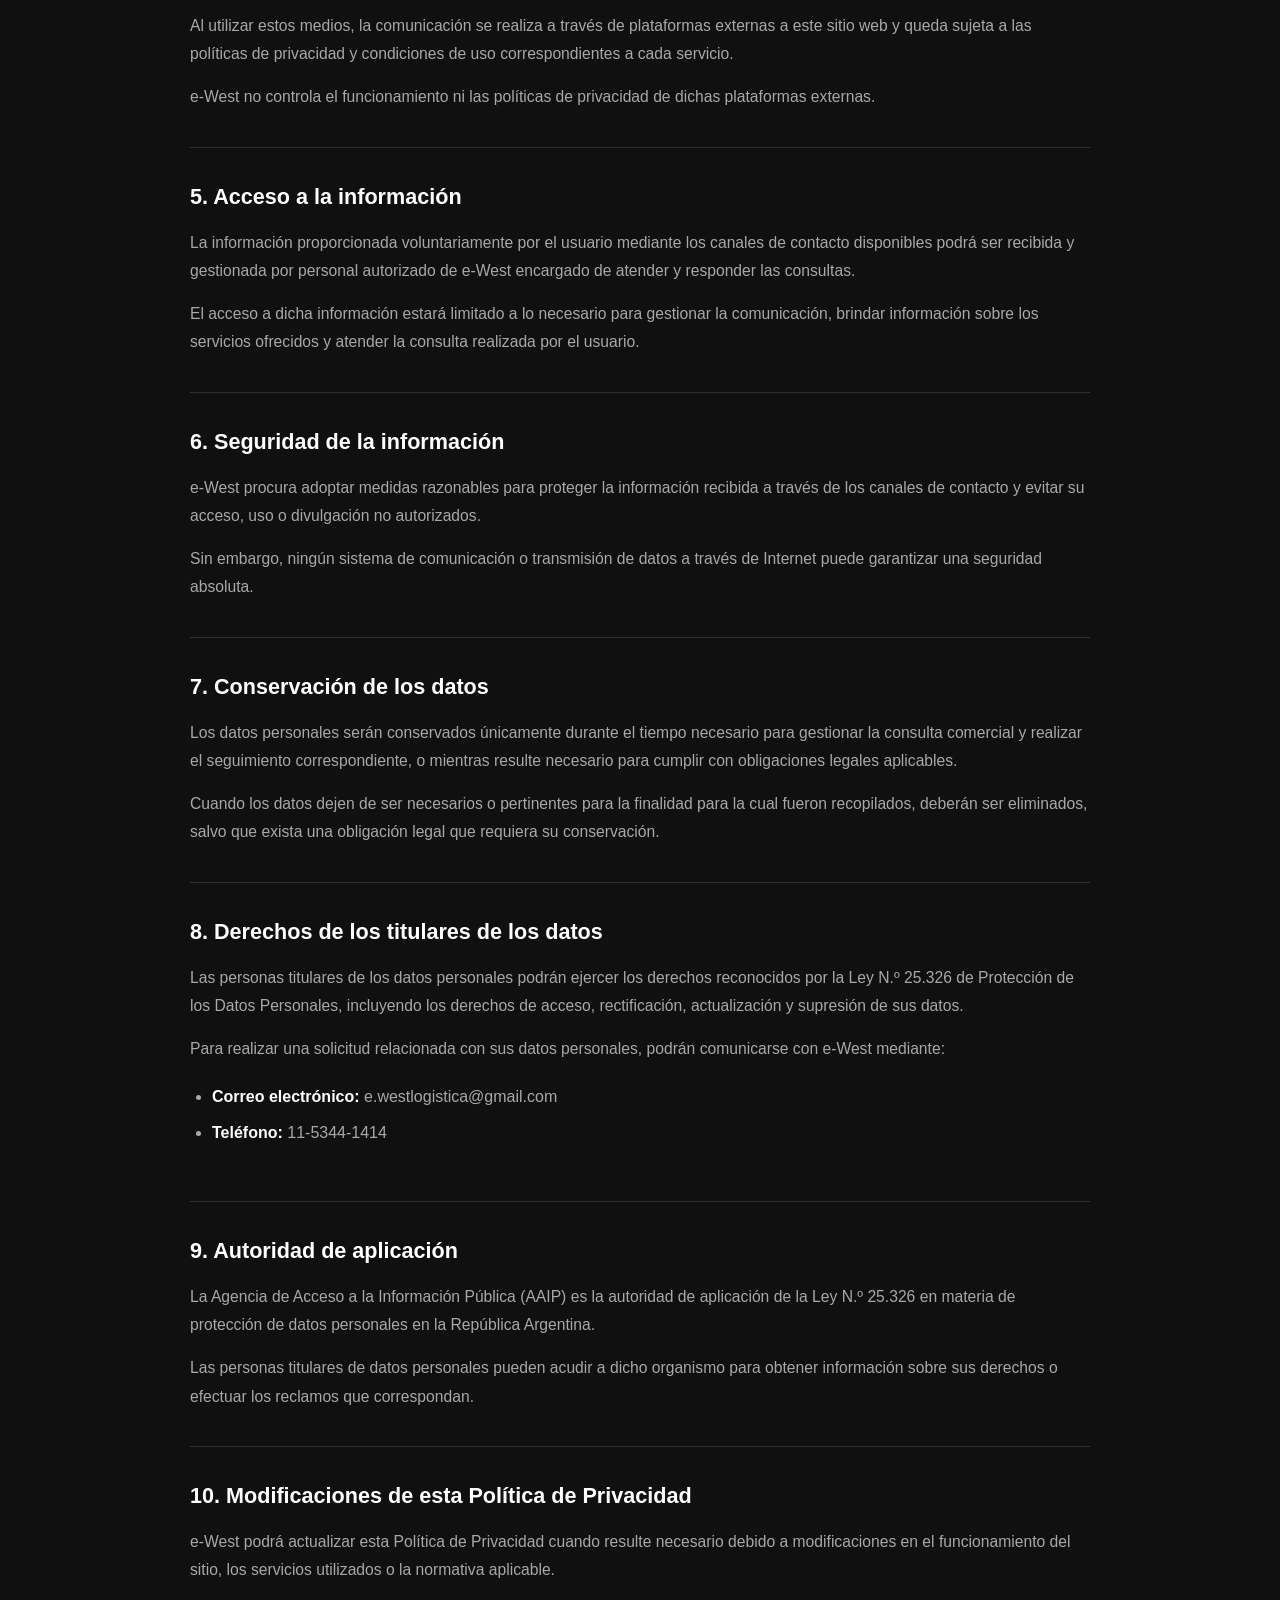
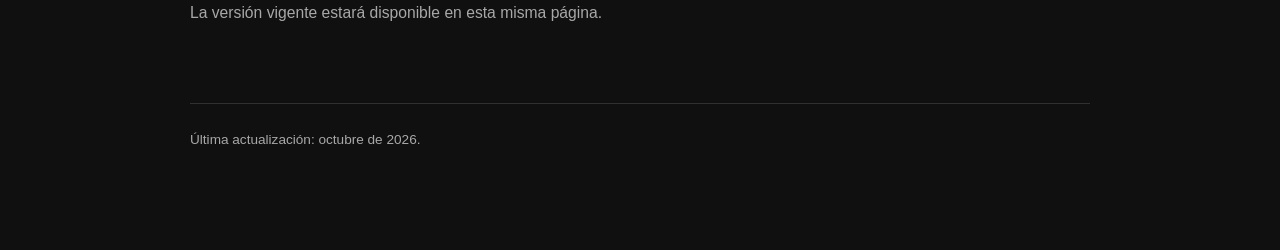
<file: privacidad.html>
<!doctype html>
<html lang="es">
  <head>
    <meta charset="UTF-8" />

    <meta name="viewport" content="width=device-width, initial-scale=1.0" />

    <meta
      name="description"
      content="Política de Privacidad de e-West Logística."
    />

    <title>Política de Privacidad | e-West Logística</title>

    <link rel="stylesheet" href="CSS/style.css" />
  </head>

  <body class="privacy-page">
    <header class="privacy-header">
      <div class="section-container">
        <a href="index.html" class="privacy-back"> ← Volver a e-West </a>
      </div>
    </header>

    <main class="privacy-main">
      <div class="privacy-container">
        <p class="section-tag">Privacidad y datos personales</p>

        <h1>Política de Privacidad</h1>

        <p class="privacy-intro">
          En e-West Logística respetamos la privacidad de las personas que
          visitan nuestro sitio web y se comunican con nosotros. La presente
          Política de Privacidad explica qué datos personales podemos recopilar,
          para qué los utilizamos y cuáles son los derechos de sus titulares.
        </p>

        <!-- 1 -->
        <section class="privacy-section">
          <h2>1. Responsable del tratamiento de los datos</h2>

          <p>
            El responsable del tratamiento de los datos personales recibidos a
            través de los canales de contacto de este sitio web es:
          </p>

          <ul>
            <li>
              <strong>Nombre comercial:</strong>
              e-West Logística
            </li>

            <li>
              <strong>Responsable:</strong>
              Fernando Ezequiel Pereiro Rodriguez
            </li>

            <li>
              <strong>Correo electrónico:</strong>
              e.westlogistica@gmail.com
            </li>

            <li>
              <strong>Teléfono comercial:</strong>
              11-5344-1414
            </li>
          </ul>
        </section>

        <section class="privacy-section">
          <h2>2. Datos personales que podemos recibir</h2>

          <p>
            e-West no recopila datos personales mediante formularios propios
            dentro de este sitio web.
          </p>

          <p>
            El usuario puede comunicarse voluntariamente con e-West mediante los
            enlaces de WhatsApp o correo electrónico disponibles en el sitio. En
            esos casos, podremos recibir los datos y la información que el
            usuario decida proporcionar a través de dichos medios, como su
            nombre, datos de contacto e información relacionada con su consulta.
          </p>

          <p>
            Se recomienda no enviar datos sensibles ni documentación personal
            que no resulte necesaria para realizar una consulta comercial.
          </p>
        </section>

        <!-- 3 -->
        <section class="privacy-section">
          <h2>3. Finalidad del uso de la información</h2>

          <p>
            La información que el usuario proporcione voluntariamente al
            comunicarse con e-West podrá utilizarse exclusivamente para:
          </p>

          <ul>
            <li>
              Responder consultas comerciales o relacionadas con nuestros
              servicios.
            </li>
            <li>Brindar información sobre cobertura y modalidades de envío.</li>
            <li>
              Evaluar solicitudes de servicio o posibles vinculaciones
              comerciales.
            </li>
            <li>
              Mantener la comunicación necesaria para atender la consulta
              realizada.
            </li>
          </ul>

          <p>
            La información recibida no será utilizada para finalidades distintas
            de aquellas relacionadas con la consulta o comunicación iniciada por
            el usuario.
          </p>
        </section>

        <!-- 4 -->
        <section class="privacy-section">
          <h2>4. Medios de contacto externos</h2>

          <p>
            Este sitio web incluye enlaces que permiten al usuario comunicarse
            con e-West mediante servicios externos, como WhatsApp y correo
            electrónico.
          </p>

          <p>
            Al utilizar estos medios, la comunicación se realiza a través de
            plataformas externas a este sitio web y queda sujeta a las políticas
            de privacidad y condiciones de uso correspondientes a cada servicio.
          </p>

          <p>
            e-West no controla el funcionamiento ni las políticas de privacidad
            de dichas plataformas externas.
          </p>
        </section>

        <!-- 5 -->
        <section class="privacy-section">
          <h2>5. Acceso a la información</h2>

          <p>
            La información proporcionada voluntariamente por el usuario mediante
            los canales de contacto disponibles podrá ser recibida y gestionada
            por personal autorizado de e-West encargado de atender y responder
            las consultas.
          </p>

          <p>
            El acceso a dicha información estará limitado a lo necesario para
            gestionar la comunicación, brindar información sobre los servicios
            ofrecidos y atender la consulta realizada por el usuario.
          </p>
        </section>

        <!-- 6 -->
        <section class="privacy-section">
          <h2>6. Seguridad de la información</h2>

          <p>
            e-West procura adoptar medidas razonables para proteger la
            información recibida a través de los canales de contacto y evitar su
            acceso, uso o divulgación no autorizados.
          </p>

          <p>
            Sin embargo, ningún sistema de comunicación o transmisión de datos a
            través de Internet puede garantizar una seguridad absoluta.
          </p>
        </section>

        <!-- 7 -->
        <section class="privacy-section">
          <h2>7. Conservación de los datos</h2>

          <p>
            Los datos personales serán conservados únicamente durante el tiempo
            necesario para gestionar la consulta comercial y realizar el
            seguimiento correspondiente, o mientras resulte necesario para
            cumplir con obligaciones legales aplicables.
          </p>

          <p>
            Cuando los datos dejen de ser necesarios o pertinentes para la
            finalidad para la cual fueron recopilados, deberán ser eliminados,
            salvo que exista una obligación legal que requiera su conservación.
          </p>
        </section>

        <!-- 8 -->
        <section class="privacy-section">
          <h2>8. Derechos de los titulares de los datos</h2>

          <p>
            Las personas titulares de los datos personales podrán ejercer los
            derechos reconocidos por la Ley N.º 25.326 de Protección de los
            Datos Personales, incluyendo los derechos de acceso, rectificación,
            actualización y supresión de sus datos.
          </p>

          <p>
            Para realizar una solicitud relacionada con sus datos personales,
            podrán comunicarse con e-West mediante:
          </p>

          <ul>
            <li>
              <strong>Correo electrónico:</strong>
              e.westlogistica@gmail.com
            </li>

            <li>
              <strong>Teléfono:</strong>
              11-5344-1414
            </li>
          </ul>
        </section>

        <!-- 9 -->
        <section class="privacy-section">
          <h2>9. Autoridad de aplicación</h2>

          <p>
            La Agencia de Acceso a la Información Pública (AAIP) es la autoridad
            de aplicación de la Ley N.º 25.326 en materia de protección de datos
            personales en la República Argentina.
          </p>

          <p>
            Las personas titulares de datos personales pueden acudir a dicho
            organismo para obtener información sobre sus derechos o efectuar los
            reclamos que correspondan.
          </p>
        </section>

        <!-- 10 -->
        <section class="privacy-section">
          <h2>10. Modificaciones de esta Política de Privacidad</h2>

          <p>
            e-West podrá actualizar esta Política de Privacidad cuando resulte
            necesario debido a modificaciones en el funcionamiento del sitio,
            los servicios utilizados o la normativa aplicable.
          </p>

          <p>La versión vigente estará disponible en esta misma página.</p>
        </section>

        <p class="privacy-update">Última actualización: octubre de 2026.</p>
      </div>
    </main>
  </body>
</html>
</file>
<file: CSS/style.css>
/* ========================================
   E-WEST LOGÍSTICA
   ESTILOS GENERALES
======================================== */

/* ========================================
   VARIABLES
======================================== */

:root {
  --color-bg: #101010;
  --color-bg-secondary: #181818;
  --color-card: #202020;

  --color-red: #d32f2f;
  --color-red-hover: #f44336;

  --color-white: #ffffff;
  --color-text: #e5e5e5;
  --color-text-secondary: #a8a8a8;

  --color-border: #303030;

  --container-width: 1200px;
}

/* ========================================
   RESET
======================================== */

* {
  margin: 0;
  padding: 0;
  box-sizing: border-box;
}

html {
  scroll-behavior: smooth;
}

body {
  font-family: Arial, Helvetica, sans-serif;
  background-color: var(--color-bg);
  color: var(--color-text);
  line-height: 1.6;
}

img {
  max-width: 100%;
  display: block;
}

a {
  color: inherit;
  text-decoration: none;
}

button,
input,
select,
textarea {
  font: inherit;
}

/* ========================================
   CONTENEDOR GENERAL
======================================== */

.section-container {
  width: min(90%, var(--container-width));
  margin: 0 auto;
}

/* ========================================
   TÍTULOS DE SECCIÓN
======================================== */

.section-header {
  max-width: 720px;
  margin-bottom: 50px;
}

.section-tag {
  color: var(--color-red);
  font-size: 0.85rem;
  font-weight: 700;
  text-transform: uppercase;
  letter-spacing: 2px;
  margin-bottom: 10px;
}

.section-header h2 {
  color: var(--color-white);
  font-size: clamp(2rem, 4vw, 3rem);
  line-height: 1.15;
  margin-bottom: 18px;
}

.section-header > p:not(.section-tag) {
  color: var(--color-text-secondary);
  font-size: 1.05rem;
}

/* ========================================
   ESPACIADO DE SECCIONES
======================================== */

.services,
.process,
.why-us,
.coverage,
.about,
.sellers,
.contact {
  padding: 100px 0;
}
/* ========================================
   HEADER
======================================== */

.header {
  position: fixed;
  top: 0;
  left: 0;
  width: 100%;
  z-index: 1000;

  background-color: rgba(16, 16, 16, 0.95);
  border-bottom: 1px solid var(--color-border);
}

.header-container {
  width: min(92%, 1400px);
  height: 80px;
  margin: 0 auto;

  display: flex;
  align-items: center;
  justify-content: space-between;
  gap: 30px;
}

/* Logo */

.logo {
  display: inline-flex;
  align-items: center;
  gap: 10px;

  color: var(--color-white);
  font-size: 1.5rem;
  font-weight: 800;
  white-space: nowrap;
}

.logo-pin {
  width: 38px;
  height: 38px;
  object-fit: contain;
  flex-shrink: 0;
}

.logo-name {
  display: inline-block;
  color: var(--color-white);
  font-weight: 800;
}

.logo-name > span {
  color: var(--color-red);
  font-weight: 400;
}

/* Navegación */

.nav {
  display: flex;
  align-items: center;
  gap: 25px;
}

.nav a {
  color: var(--color-text);
  font-size: 0.9rem;
  font-weight: 500;

  transition:
    color 0.3s ease,
    transform 0.3s ease;
}

.nav a:hover {
  color: var(--color-red);
}

/* Botón WhatsApp del header */

.btn-whatsapp {
  display: inline-flex;
  align-items: center;
  justify-content: center;

  padding: 10px 20px;

  background-color: var(--color-red);
  color: var(--color-white);

  border-radius: 6px;

  font-size: 0.9rem;
  font-weight: 700;

  transition:
    background-color 0.3s ease,
    transform 0.3s ease;
}

.btn-whatsapp:hover {
  background-color: var(--color-red-hover);
  transform: translateY(-2px);
}
/* Botón menú móvil */
.menu-toggle {
  display: none;
}

/* ========================================
   HERO
======================================== */

.hero {
  position: relative;
  overflow: hidden;
  min-height: 100vh;

  display: flex;
  align-items: center;

  padding: 140px 5% 80px;

  background:
    linear-gradient(
      90deg,
      rgba(16, 16, 16, 1) 0%,
      rgba(16, 16, 16, 0.97) 32%,
      rgba(16, 16, 16, 0.78) 52%,
      rgba(16, 16, 16, 0.25) 100%
    ),
    url("../assets/img/hero-logistica.png");

  background-size: cover;
  background-position: center;
  background-repeat: no-repeat;
}

.hero-content {
  position: relative;
  z-index: 2;

  width: min(100%, 1200px);
  margin: 0 auto;
}

/* Texto pequeño superior */

.hero-tag {
  color: var(--color-red);

  font-size: 0.9rem;
  font-weight: 700;

  text-transform: uppercase;
  letter-spacing: 2px;

  margin-bottom: 18px;
}

/* Título principal */

.hero h1 {
  max-width: 850px;

  color: var(--color-white);

  font-size: clamp(3rem, 6vw, 5.5rem);
  line-height: 1;
  letter-spacing: -2px;

  margin-bottom: 28px;
}
.hero h1 span {
  display: block;
  color: var(--color-red);
}

/* Descripción */

.hero-description {
  max-width: 680px;

  color: var(--color-text-secondary);

  font-size: 1.15rem;
  line-height: 1.8;

  margin-bottom: 35px;
}

/* Botones */

.hero-buttons {
  display: flex;
  align-items: center;
  flex-wrap: wrap;
  gap: 15px;
}

/* Botón principal */

.btn-primary {
  display: inline-flex;
  align-items: center;
  justify-content: center;

  min-height: 48px;
  padding: 12px 24px;

  border: 2px solid var(--color-red);
  border-radius: 6px;

  background-color: var(--color-red);
  color: var(--color-white);

  font-weight: 700;
  cursor: pointer;

  transition:
    background-color 0.3s ease,
    border-color 0.3s ease,
    transform 0.3s ease;
}

.btn-primary:hover {
  background-color: var(--color-red-hover);
  border-color: var(--color-red-hover);

  transform: translateY(-2px);
}

/* Botón secundario */

.btn-secondary {
  display: inline-flex;
  align-items: center;
  justify-content: center;

  min-height: 48px;
  padding: 12px 24px;

  border: 1px solid var(--color-border);
  border-radius: 6px;

  background-color: transparent;
  color: var(--color-white);

  font-weight: 700;

  transition:
    border-color 0.3s ease,
    background-color 0.3s ease,
    transform 0.3s ease;
}

.btn-secondary:hover {
  border-color: var(--color-red);
  background-color: rgba(211, 47, 47, 0.08);

  transform: translateY(-2px);
}

/* ========================================
   SERVICIOS
======================================== */

.services {
  background-color: var(--color-bg-secondary);
}

.services-grid {
  display: grid;
  grid-template-columns: repeat(3, 1fr);
  gap: 20px;
}

.service-card {
  position: relative;

  min-height: 230px;
  padding: 30px;

  background-color: var(--color-card);
  border: 1px solid var(--color-border);
  border-radius: 8px;

  overflow: hidden;

  transition:
    transform 0.3s ease,
    border-color 0.3s ease,
    background-color 0.3s ease;
}

/* Línea roja superior */

.service-card::before {
  content: "";

  position: absolute;
  top: 0;
  left: 0;

  width: 45px;
  height: 3px;

  background-color: var(--color-red);

  transition: width 0.3s ease;
}

/* Hover de la tarjeta */

.service-card:hover {
  transform: translateY(-5px);
  border-color: rgba(211, 47, 47, 0.5);
  background-color: #242424;
}

.service-card:hover::before {
  width: 100%;
}

/* Título */

.service-card h3 {
  color: var(--color-white);

  font-size: 1.25rem;
  line-height: 1.3;

  margin-bottom: 15px;
}

/* Descripción */

.service-card p {
  color: var(--color-text-secondary);

  font-size: 0.95rem;
  line-height: 1.7;
}

/* Texto destacado de Fulfillment */

.service-highlight {
  display: block;

  margin-top: 20px;

  color: var(--color-red);

  font-size: 0.8rem;
  font-weight: 700;

  text-transform: uppercase;
  letter-spacing: 1px;
}
/* ========================================
   CÓMO TRABAJAMOS
======================================== */

.process {
  background-color: var(--color-bg);
}

.process-grid {
  display: grid;
  grid-template-columns: repeat(4, 1fr);
  column-gap: 0;
  row-gap: 90px;

  position: relative;

  margin-top: 20px;
}

/* Cada paso */

.process-step {
  position: relative;
  z-index: 1;

  padding: 0 25px 0 0;
}
/* ========================================
   CONEXIONES ENTRE PASOS
======================================== */

/* Líneas horizontales normales */

.process-step::after {
  content: "";

  position: absolute;

  top: 35px;
  left: 70px;

  width: calc(100% - 70px);
  height: 2px;

  background: linear-gradient(
    to right,
    var(--color-red) 0%,
    var(--color-red) 50%,
    var(--color-border) 50%,
    var(--color-border) 100%
  );

  background-size: 200% 100%;
  background-position: 100% 0;

  transition: background-position 0.5s ease;

  z-index: -1;
}

/* Ilumina la línea */

.process-step:hover::after {
  background-position: 0 0;
}

/* El paso 04 usa una conexión especial */

.process-step:nth-child(4)::after {
  display: none;
}

/* El paso 07 termina el recorrido */

.process-step:nth-child(7)::after {
  display: none;
}
/* ========================================
   CONTINUACIÓN VISUAL 04 → 05
======================================== */

.route-dots {
  position: absolute;

  display: flex;
  align-items: center;
  gap: 5px;

  color: var(--color-text-secondary);

  font-size: 1.4rem;
  font-weight: 700;

  opacity: 0.65;

  white-space: nowrap;

  pointer-events: none;
}

/* Salida del 04 */

.route-dots-out {
  top: 17px;
  left: 82px;
}

/* Entrada al 05 */

.route-dots-in {
  top: 17px;
  right: calc(100% + 10px);
}
/* ========================================
   ANIMACIÓN PROGRESIVA 04 → 05
======================================== */

/* Cada punto conserva exactamente su tamaño y posición */

.route-dots span {
  color: var(--color-text-secondary);

  transition: color 0.12s ease;
}

/* ----------------------------------------
   SALIDA DEL 04
---------------------------------------- */

.process-step:nth-child(4):hover .route-dots-out span:nth-child(1) {
  color: var(--color-red);
  transition-delay: 0s;
}

.process-step:nth-child(4):hover .route-dots-out span:nth-child(2) {
  color: var(--color-red);
  transition-delay: 0.1s;
}

.process-step:nth-child(4):hover .route-dots-out span:nth-child(3) {
  color: var(--color-red);
  transition-delay: 0.2s;
}

.process-step:nth-child(4):hover .route-dots-out span:nth-child(4) {
  color: var(--color-red);
  transition-delay: 0.3s;
}

/* ----------------------------------------
   CONTINÚA ANTES DEL 05
   pero sigue dependiendo del hover del 04
---------------------------------------- */

.process-grid:has(.process-step:nth-child(4):hover)
  .process-step:nth-child(5)
  .route-dots-in
  span:nth-child(1) {
  color: var(--color-red);
  transition-delay: 0.4s;
}

.process-grid:has(.process-step:nth-child(4):hover)
  .process-step:nth-child(5)
  .route-dots-in
  span:nth-child(2) {
  color: var(--color-red);
  transition-delay: 0.5s;
}

.process-grid:has(.process-step:nth-child(4):hover)
  .process-step:nth-child(5)
  .route-dots-in
  span:nth-child(3) {
  color: var(--color-red);
  transition-delay: 0.6s;
}

.process-grid:has(.process-step:nth-child(4):hover)
  .process-step:nth-child(5)
  .route-dots-in
  span:nth-child(4) {
  color: var(--color-red);
  transition-delay: 0.7s;
}
/* Número */

.step-number {
  display: flex;
  align-items: center;
  justify-content: center;

  width: 70px;
  height: 70px;

  margin-bottom: 25px;

  background-color: var(--color-bg);
  border: 1px solid var(--color-border);
  border-radius: 50%;

  color: var(--color-red);

  font-size: 1.1rem;
  font-weight: 800;

  transition:
    background-color 0.3s ease,
    border-color 0.3s ease,
    color 0.3s ease,
    transform 0.3s ease;
}

/* Título del paso */

.process-step h3 {
  color: var(--color-white);

  font-size: 1.15rem;

  margin-bottom: 10px;
}

/* Descripción */

.process-step p {
  max-width: 250px;

  color: var(--color-text-secondary);

  font-size: 0.9rem;
  line-height: 1.7;
}

/* Efecto al pasar el mouse */

.process-step:hover .step-number {
  background-color: var(--color-red);
  border-color: var(--color-red);

  color: var(--color-white);

  transform: scale(1.08);
}

/* Resumen del proceso */

.process-summary {
  margin-top: 30px;
  padding: 25px 30px;

  border-left: 3px solid var(--color-red);
  background-color: var(--color-bg-secondary);
}

.process-summary p {
  color: var(--color-white);

  font-size: 1rem;
  font-weight: 600;

  letter-spacing: 0.5px;
}
/* ========================================
   ¿POR QUÉ E-WEST?
======================================== */

.why-us {
  background-color: var(--color-bg-secondary);
}

/* Grilla */

.why-grid {
  display: grid;
  grid-template-columns: repeat(3, 1fr);
  gap: 20px;
}

/* Tarjetas */

.why-card {
  position: relative;

  min-height: 210px;
  padding: 30px;

  background-color: var(--color-card);
  border: 1px solid var(--color-border);
  border-radius: 8px;

  overflow: hidden;

  transition:
    transform 0.3s ease,
    border-color 0.3s ease,
    background-color 0.3s ease;
}

/* Detalle rojo lateral */

.why-card::before {
  content: "";

  position: absolute;
  top: 30px;
  left: 0;

  width: 3px;
  height: 35px;

  background-color: var(--color-red);

  transition:
    top 0.3s ease,
    height 0.3s ease;
}

/* Hover */

.why-card:hover {
  transform: translateY(-5px);
  border-color: rgba(211, 47, 47, 0.5);
  background-color: #242424;
}

.why-card:hover::before {
  top: 0;
  height: 100%;
}

/* Título */

.why-card h3 {
  color: var(--color-white);

  font-size: 1.2rem;
  line-height: 1.3;

  margin-bottom: 14px;
}

/* Descripción */

.why-card p {
  color: var(--color-text-secondary);

  font-size: 0.95rem;
  line-height: 1.7;
}

/* Mensaje final */

.why-message {
  margin-top: 35px;
  padding: 25px 30px;

  background-color: var(--color-bg);
  border-left: 3px solid var(--color-red);
}

.why-message p {
  color: var(--color-white);

  font-size: 1.05rem;
  font-weight: 600;

  letter-spacing: 0.3px;
}
/* ========================================
   COBERTURA
======================================== */

.coverage {
  background-color: var(--color-bg);
}

/* Contenido principal */

.coverage-content {
  display: grid;
  grid-template-columns: 1.1fr 1fr;
  gap: 50px;
  align-items: stretch;
}

/* ========================================
   MAPA
======================================== */

.coverage-map {
  position: relative;

  min-height: 520px;
  padding: 30px;

  display: flex;
  align-items: center;
  justify-content: center;

  overflow: hidden;
  isolation: isolate;

  background-color: #101010;
  border: 1px solid var(--color-border);
  border-radius: 8px;
}

/* Detalle decorativo */

.coverage-map::before {
  content: "";

  position: absolute;
  top: 0;
  left: 0;

  width: 100%;
  height: 3px;

  background-color: var(--color-red);
}

.coverage-map p {
  color: var(--color-text-secondary);

  font-size: 1rem;
  font-weight: 600;

  text-transform: uppercase;
  letter-spacing: 2px;
}

/* ========================================
   ZONAS
======================================== */

.coverage-zones {
  display: grid;
  grid-template-columns: repeat(2, 1fr);
  gap: 15px;
}

/* Tarjeta de zona */

.coverage-card {
  position: relative;
  display: flex;
  flex-direction: column;
  cursor: pointer;
  padding: 25px;
  text-align: center;
  background-color: var(--color-card);
  border: 1px solid var(--color-border);
  border-radius: 8px;

  transition:
    transform 0.3s ease,
    border-color 0.3s ease,
    background-color 0.3s ease;
}

/* Nombre de la zona */

.coverage-card h3 {
  color: var(--color-red);

  font-size: 1.1rem;

  margin-bottom: 15px;
}

/* Localidades */

.coverage-card ul {
  list-style: none;

  display: flex;
  flex-wrap: wrap;
  gap: 8px;
}

.coverage-card li {
  padding: 5px 9px;

  color: var(--color-text-secondary);
  background-color: var(--color-bg-secondary);

  border: 1px solid var(--color-border);
  border-radius: 4px;

  font-size: 0.78rem;
  line-height: 1.3;
}

/* ========================================
   CTA DE COBERTURA
======================================== */

.coverage-cta {
  margin-top: 35px;
  padding: 25px 30px;

  display: flex;
  align-items: center;
  justify-content: space-between;
  gap: 30px;

  background-color: var(--color-bg-secondary);
  border-left: 3px solid var(--color-red);
}

.coverage-cta p {
  max-width: 700px;

  color: var(--color-white);

  font-size: 1rem;
  font-weight: 600;
}
.coverage-cta .btn-primary {
  display: inline-flex;
  align-items: center;
  justify-content: center;

  margin-left: auto;

  min-width: 210px;
  min-height: 52px;
  padding: 12px 24px;

  text-align: center;
  line-height: 1.2;
  white-space: nowrap;
  flex-shrink: 0;
}

/* RECORRIDOS LOGÍSTICOS DECORATIVOS */
.map-decorative-routes {
  position: absolute;
  inset: 0;

  width: 100%;
  height: 100%;

  object-fit: fill;
  opacity: 1;

  z-index: 3;
  pointer-events: none;
}
/* NUESTRO MAPA ORIGINAL */
#coverage-map-svg {
  position: absolute;
  width: 100%;
  height: 100%;

  top: -2px;
  left: 7px;

  z-index: 2;
}
.coverage-card:hover,
.coverage-card.is-active {
  border-color: rgba(211, 47, 47, 0.65);
  background-color: rgba(211, 47, 47, 0.08);
  transform: translateY(-3px);
}
.coverage-card-footer {
  width: 100%;
  margin-top: auto;
  padding-top: 20px;
  text-align: left;
}

.coverage-card-line {
  display: block;
  width: 48px;
  height: 3px;
  margin-bottom: 18px;

  background-color: var(--color-red);
  border-radius: 10px;
}

.coverage-card-status {
  display: flex;
  align-items: center;
  gap: 10px;

  color: var(--color-text);
  font-size: 0.9rem;
}

.coverage-truck {
  display: inline-flex;
  width: 32px;
  height: 22px;
  flex-shrink: 0;
}

.coverage-truck svg {
  width: 100%;
  height: 100%;
  overflow: visible;
}

.truck-box {
  fill: #ffffff;
}

.truck-cab {
  fill: var(--color-red);
}

.truck-wheel {
  fill: #ffffff;
  stroke: var(--color-red);
  stroke-width: 2;
}
/* Capa decorativa */
.map-route {
  position: absolute;
  top: 28px;
  left: 200px;

  width: 300px;
  height: 155px;

  z-index: 5;
  pointer-events: none;
}

/* Marca superior */
.map-route-brand {
  position: relative;
  z-index: 2;

  display: flex;
  align-items: flex-start;
  gap: 10px;
}
.map-water-reference {
  position: absolute;

  top: 40%;
  left: 35%;

  z-index: 4;
  pointer-events: none;

  transform: rotate(40deg);
  transform-origin: center;
}

.map-water-reference span {
  display: block;

  color: rgba(255, 255, 255, 0.13);

  font-size: 0.72rem;
  font-weight: 600;
  letter-spacing: 5px;

  white-space: nowrap;
}

/* PIN ORIGINAL E-WEST */
.map-route-start-pin {
  width: 55px;
  height: 55px;

  object-fit: contain;
  flex-shrink: 0;
  transform: translateX(-10px);
}

/* Texto */
.map-route-text {
  display: flex;
  flex-direction: column;
  line-height: 1;
}

.map-route-text strong {
  color: #fff;
  font-size: 1.35rem;
  font-weight: 800;
}

.map-route-text span {
  margin-top: 3px;

  color: var(--color-red);
  font-size: 0.95rem;
  font-weight: 700;
}

.map-route-text small {
  margin-top: 10px;

  color: #fff;
  font-size: 0.58rem;
  line-height: 1.35;
  letter-spacing: 1.5px;
}

/* Camino */
.map-route-line {
  position: absolute;

  top: 42px;
  left: 5px;

  width: 285px;
  height: 115px;

  overflow: visible;
}

.map-route-line > path {
  fill: none;
  stroke: rgba(255, 255, 255, 0.9);
  stroke-width: 2.5;

  stroke-dasharray: 7 7;
  stroke-linecap: round;
}

/* Camioncito */
.map-route-truck rect {
  fill: #fff;
}

.map-route-truck path {
  fill: var(--color-red);
}

.map-route-truck circle {
  fill: #fff;
  stroke: var(--color-red);
  stroke-width: 2;
}

/* Pin destino */
.map-route-destination path,
.map-route-destination ellipse {
  fill: none;
  stroke: var(--color-red);
  stroke-width: 2.5;
}

.map-route-destination circle {
  fill: var(--color-red);
}
/* =========================
   LEYENDA DEL MAPA
========================= */

.map-legend {
  position: absolute;
  left: 425px;
  bottom: 10px;

  width: 165px;
  padding: 16px;

  background-color: rgba(16, 16, 16, 0.72);
  border: 1px solid var(--color-border);
  border-radius: 8px;

  z-index: 6;
}

.map-legend-zones {
  display: flex;
  flex-direction: column;
  gap: 7px;
}

.map-legend-zones span {
  display: flex;
  align-items: center;
  gap: 9px;

  color: var(--color-white);
  font-size: 0.8rem;
  line-height: 1;
  white-space: nowrap;
}

.legend-color {
  width: 13px;
  height: 13px;
  flex-shrink: 0;

  border-radius: 50%;
  border: 1px solid rgba(255, 255, 255, 0.8);
}

/* Colores de cobertura */
.legend-color.caba {
  background-color: #b71c1c;
}

.legend-color.cordon-1 {
  background-color: #d32f2f;
}

.legend-color.cordon-2 {
  background-color: #ef5350;
}

.legend-color.cordon-3 {
  background-color: #ef9a9a;
}

.map-legend-brand {
  margin-top: 15px;
}

.legend-line {
  display: block;
  width: 48px;
  height: 3px;
  margin-bottom: 10px;

  background-color: var(--color-red);
  border-radius: 10px;
}

.map-legend-brand p {
  margin: 0;

  color: var(--color-white);
  font-size: 0.72rem;
  line-height: 1.45;
  letter-spacing: 3px;
}
/* ========================================
   QUIÉNES SOMOS
======================================== */
.about .section-tag {
  color: var(--color-red);
}
.about {
  background-color: var(--color-bg-secondary);
}
.about-text .about-highlight {
  color: var(--color-white);
  font-weight: 700;
  margin-top: 25px;
}
/* Contenido principal */
.about-content {
  display: grid;
  grid-template-columns: 1fr 0.9fr;
  gap: 70px;
  align-items: center;
}

/* ========================================
   TEXTO
======================================== */

.about-text {
  max-width: 650px;
}

.about-text > p {
  color: var(--color-text-secondary);

  font-size: 1rem;
  line-height: 1.8;

  margin-bottom: 18px;
}
/* ========================================
   ESTADÍSTICAS
======================================== */

.about-stats {
  display: grid;
  grid-template-columns: repeat(3, minmax(0, 1fr));

  width: 100%;
  margin-top: 40px;

  border: 1px solid var(--color-border);
  border-radius: 8px;

  overflow: hidden;
}

.about-stats .stat {
  width: 100%;
  padding: 25px 20px;
  margin: 0;
  text-align: center;
  border-right: 1px solid var(--color-border);
}

.about-stats .stat:last-child {
  border-right: none;
}

.stat strong {
  display: block;

  color: var(--color-red);

  font-size: 2rem;
  line-height: 1;

  margin-bottom: 10px;
}

.stat span {
  color: var(--color-text-secondary);

  font-size: 0.85rem;
  font-weight: 600;

  text-transform: uppercase;
  letter-spacing: 1px;
}
.about-stats .stat strong .counter {
  color: inherit;
  font-size: inherit;
  font-weight: inherit;
  line-height: inherit;
  text-transform: none;
  letter-spacing: normal;
}

/* ========================================
   IMAGEN
======================================== */

.about-image {
  position: relative;

  min-height: 520px;

  border: 1px solid var(--color-border);
  border-radius: 8px;

  overflow: hidden;
}

/* Imagen */

.about-image img {
  width: 100%;
  height: 100%;

  position: absolute;
  inset: 0;

  object-fit: cover;
  object-position: center;

  display: block;

  transition: transform 0.5s ease;
}

/* Línea roja inferior */

.about-image::after {
  content: "";

  position: absolute;
  bottom: 0;
  left: 0;

  width: 80px;
  height: 3px;

  background-color: var(--color-red);

  z-index: 2;
}

/* Efecto sutil */

.about-image:hover img {
  transform: scale(1.02);
}

/* ========================================
   MENSAJE FINAL
======================================== */

.about-message {
  margin-top: 35px;

  padding-left: 20px;

  border-left: 3px solid var(--color-red);
}

.about-message p {
  color: var(--color-white);

  font-size: 1.05rem;
  font-weight: 600;

  line-height: 1.6;
}
/* ========================================
   ¿SOS VENDEDOR?
======================================== */

.sellers {
  background-color: var(--color-bg);
}
/* Botón WhatsApp - ¿Sos vendedor? */
.sellers-whatsapp {
  background-color: var(--color-red);
  border-color: var(--color-red);
  color: var(--color-white);
}

.sellers-whatsapp:hover {
  background-color: var(--color-red-hover);
  border-color: var(--color-red-hover);
  color: var(--color-white);
}

/* Contenido principal */

.sellers-content {
  display: grid;
  grid-template-columns: 0.9fr 1.1fr;
  gap: 80px;
  align-items: start;
}

/* ========================================
   TEXTO COMERCIAL
======================================== */

.sellers-info {
  position: sticky;
  top: 120px;
}

.sellers-info h2 {
  max-width: 520px;

  color: var(--color-white);

  font-size: clamp(2.2rem, 4vw, 3.5rem);
  line-height: 1.1;

  margin-bottom: 25px;
}

.sellers-info > p:not(.section-tag) {
  max-width: 560px;

  color: var(--color-text-secondary);

  font-size: 1rem;
  line-height: 1.8;

  margin-bottom: 18px;
}

/* Frase final */

.sellers-highlight {
  margin-top: 30px;
  margin-bottom: 30px;

  padding-left: 20px;

  border-left: 3px solid var(--color-red);

  color: var(--color-white);

  font-size: 1.1rem;
  font-weight: 700;
}

/* ========================================
   CONTENEDOR DE CONTACTO COMERCIAL
======================================== */

.sellers-contact-container {
  padding: 40px;

  background-color: var(--color-card);

  border: 1px solid var(--color-border);
  border-radius: 8px;
}
/* ========================================
   CONTACTO COMERCIAL - VENDEDORES
======================================== */

.sellers-contact {
  display: flex;
  flex-direction: column;
  gap: 30px;
}
.seller-contact-header {
  margin-bottom: 30px;
}

.seller-contact-header h3 {
  color: var(--color-red);
  font-size: 1.5rem;
  margin-bottom: 8px;
}

.seller-contact-header p {
  color: var(--color-text-secondary);
}

.seller-contact-options {
  display: grid;
  grid-template-columns: repeat(2, minmax(0, 1fr));
  gap: 18px;
}

.seller-contact-card {
  display: flex;
  flex-direction: column;
  justify-content: space-between;
  gap: 25px;

  padding: 25px;

  background-color: var(--color-bg);
  border: 1px solid var(--color-border);
  border-radius: 8px;

  transition:
    border-color 0.3s ease,
    transform 0.3s ease;
}

.seller-contact-card:hover {
  border-color: var(--color-red);
  transform: translateY(-3px);
}

.seller-contact-label {
  display: block;

  margin-bottom: 10px;

  color: var(--color-red);

  font-size: 0.8rem;
  font-weight: 700;
  text-transform: uppercase;
  letter-spacing: 0.08em;
}

.seller-contact-card h4 {
  margin-bottom: 10px;

  color: var(--color-white);

  font-size: 1.1rem;
}

.seller-contact-card p {
  color: var(--color-text-secondary);

  font-size: 0.9rem;
  line-height: 1.6;
}

.seller-contact-button {
  width: fit-content;
  padding: 13px 22px;
  text-align: center;
  margin: 0 auto;
}

.seller-email-link {
  display: inline-block;

  color: var(--color-white);

  font-size: 0.9rem;
  font-weight: 600;

  text-decoration: none;
  word-break: break-word;

  transition: color 0.3s ease;
}

.seller-email-link:hover {
  color: var(--color-red);
}

.seller-contact-note {
  width: fit-content;
  padding: 20px;
  background-color: rgba(211, 47, 47, 0.06);
  border-left: 3px solid var(--color-red);
  border-radius: 0 6px 6px 0;
}

.seller-contact-note strong {
  display: block;

  margin-bottom: 5px;

  color: var(--color-white);
}

.seller-contact-note p {
  margin: 0;

  color: var(--color-text-secondary);

  font-size: 0.85rem;
  line-height: 1.6;
}
/* ========================================
   CONTACTO
======================================== */

/* CTA FINAL */
.contact-cta {
  display: flex;
  align-items: center;
  justify-content: space-between;
  gap: 40px;

  margin-top: 40px;
  padding: 35px 40px;

  background-color: var(--color-card);
  border: 1px solid var(--color-border);
  border-left: 3px solid var(--color-red);
  border-radius: 8px;
}

.contact-cta-text {
  max-width: 650px;
}

.contact-cta-label {
  display: block;

  margin-bottom: 8px;

  color: var(--color-red);

  font-size: 0.8rem;
  font-weight: 700;
  text-transform: uppercase;
  letter-spacing: 0.08em;
}

.contact-cta h3 {
  margin-bottom: 10px;

  color: var(--color-white);

  font-size: 1.4rem;
}

.contact-cta p {
  margin: 0;

  color: var(--color-text-secondary);

  line-height: 1.6;
}

.contact-cta-actions {
  display: flex;
  align-items: center;
  gap: 12px;

  flex-shrink: 0;
}

.contact-cta-actions .btn-primary,
.contact-cta-actions .btn-secondary {
  white-space: nowrap;
}

.contact {
  background-color: var(--color-bg-secondary);
}

/* ========================================
   ENCABEZADO
======================================== */

.contact-header {
  max-width: 760px;
  margin: 0 auto 55px;

  text-align: center;
}

.contact-header .section-tag {
  margin-bottom: 12px;
}

.contact-header h2 {
  color: var(--color-white);

  font-size: clamp(2.2rem, 4vw, 3.5rem);
  line-height: 1.1;

  margin-bottom: 18px;
}

.contact-header > p:not(.section-tag) {
  color: var(--color-text-secondary);

  font-size: 1rem;
  line-height: 1.7;
}

/* ========================================
   CANALES DE CONTACTO
======================================== */

.contact-channels {
  display: grid;
  grid-template-columns: repeat(2, 1fr);

  max-width: 1000px;

  margin: 0 auto 55px;

  border-top: 1px solid var(--color-border);
  border-bottom: 1px solid var(--color-border);
  border-left: 1px solid var(--color-border);
  border-right: 1px solid var(--color-border);
  border-radius: 6px;
}

.contact-channel {
  position: relative;
  min-width: 0;
  padding: 28px 30px;
  text-align: center;
}

/* División vertical entre columnas */
.contact-channel:nth-child(odd) {
  border-right: 1px solid var(--color-border);
}

/* División horizontal entre filas */
.contact-channel:nth-child(-n + 2) {
  border-bottom: 1px solid var(--color-border);
}

/* Línea roja animada */

.contact-channel::after {
  content: "";

  position: absolute;

  left: 50%;
  bottom: -1px;

  width: 0;
  height: 2px;

  background-color: var(--color-red);

  transform: translateX(-50%);

  transition: width 0.3s ease;
}

.contact-channel:hover::after {
  width: 70%;
}

/* Categoría */

.contact-channel span {
  display: block;

  color: var(--color-red);

  font-size: 0.8rem;
  font-weight: 700;

  text-transform: uppercase;
  letter-spacing: 1.5px;

  margin-bottom: 10px;
}

/* Dato principal */

.contact-channel strong {
  display: block;

  color: var(--color-white);

  font-size: 1rem;

  margin-bottom: 7px;

  overflow-wrap: anywhere;
}

/* Descripción */

.contact-channel p {
  color: var(--color-text-secondary);

  font-size: 0.85rem;
  line-height: 1.5;
}
/* ========================================
   FOOTER
======================================== */

.footer {
  background-color: #0b0b0b;
  border-top: 1px solid var(--color-border);
  padding: 30px 0 15px;
}

.footer-container {
  width: min(90%, var(--container-width));
  margin: 0 auto;
}

/* ========================================
   CONTENIDO PRINCIPAL
======================================== */

.footer-content {
  display: grid;
  grid-template-columns: 1.5fr 1fr 1fr;
  gap: 40px;
  padding-bottom: 0px;
}

/* Marca */

.footer-brand .logo {
  display: inline-block;
  margin-bottom: 18px;
}

.footer-brand > p {
  max-width: 360px;

  color: var(--color-text-secondary);
  font-size: 0.9rem;
  line-height: 1.7;
}

/* ========================================
   NAVEGACIÓN Y CONTACTO
======================================== */

.footer h3 {
  color: var(--color-white);

  font-size: 0.8rem;
  text-transform: uppercase;
  letter-spacing: 1.5px;

  margin-bottom: 8px;
}
/* ========================================
   PARTE INFERIOR
======================================== */

.footer-bottom {
  display: flex;
  align-items: center;
  justify-content: space-between;
  gap: 20px;

  padding-top: 15px;

  border-top: 1px solid var(--color-border);
  grid-column: 1 / -1;
}

.footer-bottom p {
  color: #777;
  font-size: 0.8rem;
}
.footer-bottom a {
  color: var(--color-white);
  transition: color 0.3s ease;
}

.footer-bottom a:hover,
.footer-bottom a:focus-visible,
.footer-bottom a:active {
  color: var(--color-red);
}

/* ========================================
   COLUMNAS DEL FOOTER
======================================== */

.footer-column {
  display: flex;
  flex-direction: column;
  align-items: flex-start;
  gap: 4px;
}

.footer-column a,
.footer-column p {
  color: var(--color-text-secondary);
  font-size: 0.85rem;
  line-height: 1.5;
}

.footer-column a {
  transition: color 0.3s ease;
}

.footer-column a:hover {
  color: var(--color-red);
}
/* ========================================
   ICONOS DE CONTACTO DEL FOOTER
======================================== */

.footer-contact-link {
  display: inline-flex;
  align-items: center;
  gap: 10px;
  text-decoration: none;
}

.footer-contact-icon {
  width: 18px;
  height: 18px;
  flex-shrink: 0;
  color: currentColor;
  transition: color 0.3s ease;
}

/* Mantener los textos alineados */
.footer-contact-link span {
  line-height: 1.5;
}

/* Efecto al pasar el mouse o navegar con teclado */
.footer-contact-link:hover,
.footer-contact-link:focus-visible {
  color: var(--color-red);
}
/* ========================================
   POLÍTICA DE PRIVACIDAD
======================================== */

.privacy-page {
  min-height: 100vh;
  background-color: var(--color-bg);
  color: var(--color-text);
}

/* Encabezado */
.privacy-header {
  padding: 30px 5%;
  background-color: var(--color-bg);
  border-bottom: 1px solid var(--color-border);
}

.privacy-header .section-container {
  padding: 0;
}

.privacy-back {
  display: inline-block;
  color: var(--color-text-secondary);
  font-size: 0.9rem;
  font-weight: 600;
  text-decoration: none;
  transition: color 0.3s ease;
}

.privacy-back:hover {
  color: var(--color-red);
}

/* Contenido */
.privacy-main {
  padding: 80px 5% 100px;
}

.privacy-container {
  width: 100%;
  max-width: 900px;
  margin: 0 auto;
}

/* Encabezado de la página */
.privacy-container > .section-tag {
  margin-bottom: 15px;
}

.privacy-container h1 {
  color: var(--color-white);
  font-size: clamp(2.4rem, 5vw, 4rem);
  line-height: 1.1;
  margin-bottom: 25px;
}

.privacy-intro {
  max-width: 780px;
  color: var(--color-text-secondary);
  font-size: 1.05rem;
  line-height: 1.8;
  margin-bottom: 60px;
}

/* Secciones */
.privacy-section {
  padding: 35px 0;
  border-top: 1px solid var(--color-border);
}

.privacy-section h2 {
  color: var(--color-white);
  font-size: 1.35rem;
  line-height: 1.3;
  margin-bottom: 18px;
}

.privacy-section p {
  color: var(--color-text-secondary);
  font-size: 0.98rem;
  line-height: 1.8;
  margin-bottom: 15px;
}

.privacy-section p:last-child {
  margin-bottom: 0;
}

/* Listas */
.privacy-section ul {
  margin: 20px 0;
  padding-left: 22px;
}

.privacy-section li {
  color: var(--color-text-secondary);
  line-height: 1.7;
  margin-bottom: 8px;
}

.privacy-section strong {
  color: var(--color-white);
}

/* Última actualización */
.privacy-update {
  margin-top: 40px;
  padding-top: 25px;
  border-top: 1px solid var(--color-border);
  color: var(--color-text-secondary);
  font-size: 0.85rem;
}
/* ========================================
   AJUSTE INTERMEDIO - COBERTURA
   Pantallas de hasta 1280px
======================================== */

@media (min-width: 1025px) and (max-width: 1280px) {
  .coverage-content {
    grid-template-columns: 1fr;
    gap: 30px;
  }

  .coverage-map {
    width: 100%;
  }

  .coverage-zones {
    grid-template-columns: repeat(2, minmax(0, 1fr));
  }

  .map-route {
    left: 400px;
  }

  .map-legend {
    left: auto;
    right: 10px;
  }
}
/* ========================================
   RESPONSIVE - NOTEBOOK / TABLET HORIZONTAL
   1024px o menos
======================================== */

@media (max-width: 1024px) {
  /* -------------------------
     GENERAL
  ------------------------- */

  .section-container {
    width: min(92%, var(--container-width));
  }

  .services,
  .process,
  .why-us,
  .coverage,
  .about,
  .sellers,
  .contact {
    padding: 80px 0;
  }

  /* -------------------------
     HEADER
  ------------------------- */

  .header {
    left: 0;
    right: 0;
    width: auto;
  }

  .header-container {
    position: relative;
    width: 92%;
    gap: 20px;
  }

  .header .nav,
  .header .btn-whatsapp {
    display: none;
  }

  .menu-toggle {
    display: flex;
    align-items: center;
    justify-content: center;

    width: 44px;
    height: 44px;
    margin-left: auto;
    padding: 0;

    color: var(--color-white);
    background: transparent;
    border: 1px solid var(--color-border);
    border-radius: 6px;

    font-size: 1.6rem;
    line-height: 1;
    cursor: pointer;
  }

  .header .nav {
    position: absolute;

    top: 80px;
    right: 0;
    left: auto;

    width: min(320px, 92vw);

    flex-direction: column;
    align-items: stretch;
    gap: 0;

    padding: 10px 0;

    background-color: var(--color-bg-secondary);

    border: 1px solid var(--color-border);
    border-top: none;
    border-radius: 0 0 6px 6px;
  }

  .header .nav.is-open {
    display: flex;
  }

  .header .nav a {
    width: 100%;
    padding: 14px 20px;

    font-size: 0.95rem;
    white-space: normal;
  }

  .header .nav a:hover {
    background-color: var(--color-card);
  }

  /* -------------------------
     HERO
  ------------------------- */

  .hero {
    padding-left: 5%;
    padding-right: 5%;
  }

  .hero h1 {
    max-width: 760px;
    font-size: clamp(3rem, 7vw, 4.7rem);
  }

  .hero-description {
    max-width: 650px;
  }

  /* -------------------------
     SERVICIOS
  ------------------------- */

  .services-grid {
    grid-template-columns: repeat(2, minmax(0, 1fr));
  }

  /* -------------------------
     CÓMO TRABAJAMOS
  ------------------------- */

  .process-grid {
    grid-template-columns: repeat(2, minmax(0, 1fr));
    column-gap: 40px;
    row-gap: 50px;
  }

  .process-step {
    padding-right: 20px;
  }

  .process-step::after,
  .route-dots {
    display: none;
  }

  .process-step p {
    max-width: none;
  }

  /* -------------------------
     ¿POR QUÉ E-WEST?
  ------------------------- */

  .why-grid {
    grid-template-columns: repeat(2, minmax(0, 1fr));
  }

  /* -------------------------
     COBERTURA
  ------------------------- */

  .coverage-content {
    grid-template-columns: 1fr;
    gap: 30px;
  }

  .coverage-map {
    width: 100%;
  }

  .coverage-zones {
    grid-template-columns: repeat(2, minmax(0, 1fr));
  }

  .map-route {
    left: 280px;
  }

  .map-legend {
    left: auto;
    right: 10px;
  }

  .coverage-cta {
    gap: 25px;
  }

  /* -------------------------
     QUIÉNES SOMOS
  ------------------------- */

  .about-content {
    gap: 40px;
  }

  .about-image {
    align-self: start;
    min-height: 0;
    height: 430px;
  }

  /* -------------------------
     VENDEDORES
  ------------------------- */

  .sellers-content {
    grid-template-columns: 1fr;
    gap: 50px;
  }

  .sellers-info {
    position: static;
  }

  /* -------------------------
     CONTACTO
  ------------------------- */

  .contact-cta {
    flex-direction: column;
    align-items: stretch;
    gap: 25px;
  }

  .contact-cta-text {
    max-width: none;
  }

  .contact-cta-actions .btn-primary,
  .contact-cta-actions .btn-secondary {
    flex: 1;
    justify-content: center;
    text-align: center;
  }

  /* -------------------------
     FOOTER
  ------------------------- */

  .footer-content {
    grid-template-columns: 1.3fr 0.8fr 1.1fr;
    gap: 30px;
  }
}

/* ========================================
   RESPONSIVE - TABLET
   768px o menos
======================================== */

@media (max-width: 768px) {
  /* -------------------------
     GENERAL
  ------------------------- */

  .section-container {
    width: 90%;
  }

  .services,
  .process,
  .why-us,
  .coverage,
  .about,
  .sellers,
  .contact {
    padding: 70px 0;
  }

  .section-header {
    margin-bottom: 40px;
  }

  /* -------------------------
     HERO
  ------------------------- */

  .hero {
    padding: 125px 5% 70px;
  }

  .hero h1 {
    max-width: 680px;
    font-size: clamp(2.7rem, 8vw, 4rem);
  }

  .hero-description {
    font-size: 1.05rem;
  }

  /* -------------------------
     COBERTURA
  ------------------------- */

  .coverage-map {
    min-height: 500px;
  }

  .map-route {
    left: 38%;
  }

  .map-legend {
    right: 10px;
  }

  .coverage-cta {
    flex-direction: column;
    align-items: flex-start;
  }

  .coverage-cta .btn-primary {
    margin-left: 0;
  }

  /* -------------------------
     QUIÉNES SOMOS
  ------------------------- */

  .about-content {
    grid-template-columns: 1fr;
    gap: 35px;
  }

  .about-text {
    max-width: none;
  }

  .about-image {
    width: 100%;
    height: auto;
    min-height: 430px;
  }

  /* -------------------------
     VENDEDORES
  ------------------------- */

  .seller-contact-options {
    grid-template-columns: 1fr;
  }

  /* -------------------------
     CONTACTO
  ------------------------- */

  .contact-channels {
    grid-template-columns: 1fr;
  }

  /* Eliminamos las divisiones verticales */
  .contact-channel:nth-child(odd) {
    border-right: none;
  }

  /* Todas las tarjetas, excepto la última,
   tienen una línea inferior */
  .contact-channel {
    border-bottom: 1px solid var(--color-border);
  }

  .contact-channel:last-child {
    border-bottom: none;
  }

  /* Evitamos que el correo se desborde */
  .contact-channel[href^="mailto:"] strong {
    white-space: normal;
  }

  /* -------------------------
     FOOTER
  ------------------------- */

  .footer-content {
    grid-template-columns: 1fr 1fr;
    gap: 30px;
  }

  .footer-brand {
    grid-column: 1 / -1;
  }

  /* -------------------------
     PRIVACIDAD
  ------------------------- */

  .privacy-header {
    padding: 25px 6%;
  }

  .privacy-main {
    padding: 60px 6% 80px;
  }

  .privacy-intro {
    margin-bottom: 40px;
  }

  .privacy-section {
    padding: 28px 0;
  }

  .privacy-section h2 {
    font-size: 1.2rem;
  }
}

/* ========================================
   RESPONSIVE - MÓVIL
   480px o menos
======================================== */

@media (max-width: 480px) {
  /* -------------------------
     GENERAL
  ------------------------- */

  .section-container {
    width: 90%;
  }

  .services,
  .process,
  .why-us,
  .coverage,
  .about,
  .sellers,
  .contact {
    padding: 60px 0;
  }

  .section-header {
    margin-bottom: 35px;
  }

  .section-header h2 {
    font-size: 2rem;
  }

  /* -------------------------
     HEADER
  ------------------------- */

  .header-container {
    width: 90%;
    height: 72px;
  }

  .logo {
    font-size: 1.3rem;
  }

  .header .nav {
    top: 72px;
    right: 0;
    width: min(300px, 90vw);
  }

  /* -------------------------
     HERO
  ------------------------- */

  .hero {
    min-height: 100svh;
    padding: 110px 5% 55px;

    background:
      linear-gradient(
        90deg,
        rgba(16, 16, 16, 1) 0%,
        rgba(16, 16, 16, 0.96) 45%,
        rgba(16, 16, 16, 0.72) 100%
      ),
      url("../assets/img/hero-logistica.png");

    background-size: cover;
    background-position: center;
  }

  .hero-tag {
    font-size: 0.78rem;
    letter-spacing: 1.5px;
    margin-bottom: 15px;
  }

  .hero h1 {
    max-width: 100%;
    font-size: clamp(2.15rem, 10vw, 2.7rem);
    line-height: 1.05;
    letter-spacing: -1px;
    margin-bottom: 22px;
  }

  .hero-description {
    max-width: 100%;
    font-size: 1rem;
    line-height: 1.65;
    margin-bottom: 28px;
  }

  .hero-buttons {
    flex-direction: column;
    align-items: stretch;
  }

  .hero-buttons .btn-primary,
  .hero-buttons .btn-secondary {
    width: 100%;
  }

  /* -------------------------
     SERVICIOS
  ------------------------- */

  .services-grid {
    grid-template-columns: 1fr;
  }

  .service-card {
    min-height: 0;
    padding: 25px;
  }

  /* -------------------------
     CÓMO TRABAJAMOS
  ------------------------- */

  .process-grid {
    grid-template-columns: 1fr;
    row-gap: 35px;
  }

  .process-step {
    padding-right: 0;
  }

  .step-number {
    width: 60px;
    height: 60px;
    margin-bottom: 18px;
  }

  .process-summary {
    padding: 22px;
  }

  /* -------------------------
     ¿POR QUÉ E-WEST?
  ------------------------- */

  .why-grid {
    grid-template-columns: 1fr;
  }

  .why-card {
    min-height: 0;
    padding: 25px;
  }

  .why-message {
    padding: 22px;
  }

  /* -------------------------
     COBERTURA
  ------------------------- */

  .coverage-map {
    min-height: 420px;
    padding: 15px;
  }

  #coverage-map-svg {
    left: 0;
  }

  .map-route {
    top: 22px;
    left: 84px;

    width: 260px;
    height: 145px;

    transform: scale(0.82);
    transform-origin: top left;
  }

  .map-legend {
    left: auto;
    right: 8px;
    bottom: 8px;

    width: 134px;
    padding: 8px;
  }

  .map-legend-zones {
    gap: 4px;
  }

  .map-legend-zones span {
    gap: 7px;
    font-size: 0.7rem;
  }

  .legend-color {
    width: 11px;
    height: 11px;
  }

  .map-legend-brand p {
    font-size: 0.62rem;
    letter-spacing: 2px;
  }

  .coverage-zones {
    grid-template-columns: 1fr;
  }

  .coverage-card {
    padding: 22px;
  }

  .coverage-cta {
    margin-top: 30px;
    padding: 22px;
  }

  .coverage-cta .btn-primary {
    width: 100%;
    min-width: 0;
    white-space: normal;
  }

  /* -------------------------
     QUIÉNES SOMOS
  ------------------------- */

  .about-image {
    min-height: 0;
    height: 360px;
  }

  .about-stats {
    grid-template-columns: 1fr;
  }

  .about-stats .stat {
    padding: 22px 15px;
    border-right: none;
    border-bottom: 1px solid var(--color-border);
  }

  .about-stats .stat:last-child {
    border-bottom: none;
  }

  .about-message {
    margin-top: 30px;
  }

  /* -------------------------
     VENDEDORES
  ------------------------- */

  .sellers-info h2 {
    font-size: 2.2rem;
  }

  .sellers-contact-container {
    padding: 25px;
  }

  .seller-contact-card {
    padding: 22px;
  }

  .seller-contact-note {
    width: 100%;
  }

  /* -------------------------
     CONTACTO
  ------------------------- */

  .contact-header {
    margin-bottom: 40px;
  }

  .contact-header h2 {
    font-size: 2.2rem;
  }

  .contact-channels {
    margin-bottom: 40px;
  }

  .contact-channel {
    padding: 25px 20px;
  }

  .contact-cta {
    margin-top: 30px;
    padding: 28px 22px;
  }

  .contact-cta-actions {
    flex-direction: column;
    align-items: stretch;
  }

  .contact-cta-actions .btn-primary,
  .contact-cta-actions .btn-secondary {
    width: 100%;
  }

  /* -------------------------
     FOOTER
  ------------------------- */

  .footer-content {
    grid-template-columns: 1fr;
    gap: 25px;
  }

  .footer-brand {
    grid-column: auto;
  }

  .footer-bottom {
    flex-direction: column;
    align-items: flex-start;
  }

  /* -------------------------
     PRIVACIDAD
  ------------------------- */

  .privacy-header {
    padding: 22px 5%;
  }

  .privacy-main {
    padding: 50px 5% 70px;
  }

  .privacy-container h1 {
    font-size: 2.2rem;
  }

  .privacy-intro {
    font-size: 1rem;
    margin-bottom: 35px;
  }
}

/* ========================================
   RESPONSIVE - MÓVIL PEQUEÑO
   360px o menos
======================================== */

@media (max-width: 360px) {
  .logo {
    font-size: 1.2rem;
  }

  .menu-toggle {
    width: 42px;
    height: 42px;
  }

  .hero {
    padding-left: 5%;
    padding-right: 5%;
  }

  .hero h1 {
    font-size: 2rem;
  }

  .hero-description {
    font-size: 0.95rem;
  }

  .service-card,
  .why-card,
  .coverage-card {
    padding: 20px;
  }

  .coverage-map {
    min-height: 390px;
  }

  .map-route {
    left: 58px;
    transform: scale(0.72);
    transform-origin: top left;
  }

  .map-legend {
    width: 105px;
    padding: 8px;
  }

  .contact-cta {
    padding: 24px 18px;
  }

  .sellers-contact-container {
    padding: 20px;
  }

  .privacy-container h1 {
    font-size: 2rem;
  }
}
</file>
